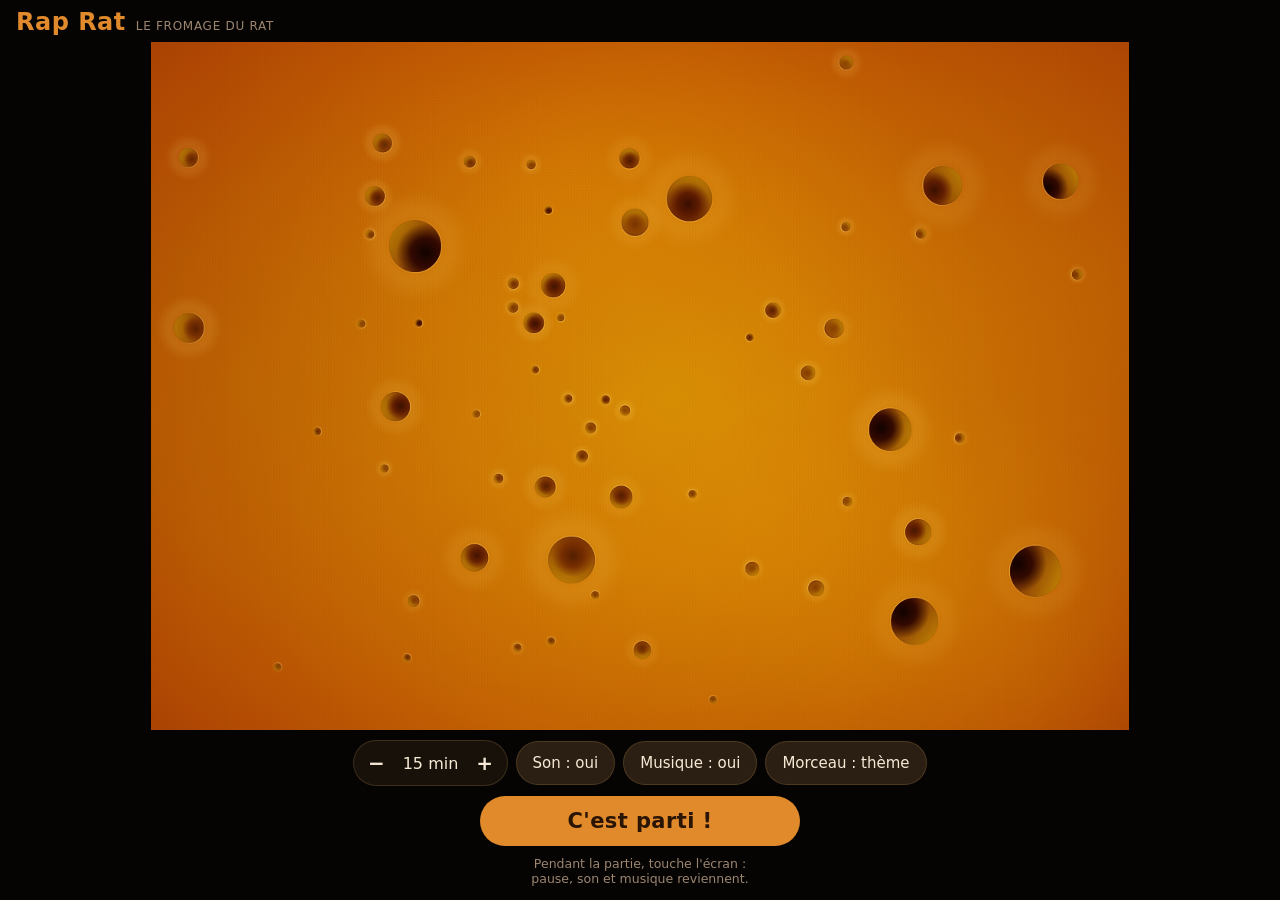
<file: index.html>
<!doctype html>
<html lang="fr">
<head>
<meta charset="utf-8">
<meta name="viewport" content="width=device-width, initial-scale=1, maximum-scale=1, user-scalable=no, viewport-fit=cover">
<meta name="theme-color" content="#060403">
<title>Rap Rat</title>
<meta name="description" content="Minuteur du jeu Rap Rat : un fromage que le rat croque petit à petit, jusqu'à ce qu'il n'en reste plus.">
<link rel="manifest" href="manifest.webmanifest">
<link rel="icon" type="image/png" sizes="32x32" href="icons/favicon-32.png">
<link rel="apple-touch-icon" href="icons/apple-touch-icon.png">
<meta name="apple-mobile-web-app-capable" content="yes">
<meta name="mobile-web-app-capable" content="yes">
<meta name="apple-mobile-web-app-status-bar-style" content="black-translucent">
<meta name="apple-mobile-web-app-title" content="Rap Rat">
<meta name="format-detection" content="telephone=no">
<link rel="stylesheet" href="css/style.css">
</head>
<body>
<div class="stage" id="stage">
  <canvas id="view" aria-label="Le fromage, qui se fait croquer au fil du temps"></canvas>
</div>
<div class="banner" id="banner" hidden></div>

<header id="header">
  <span class="mark">Rap Rat</span>
  <span class="sub">le fromage du rat</span>
</header>

<div class="bar" id="idleBar">
  <div class="row">
    <div class="stepper" role="group" aria-label="Durée de la partie">
      <button id="durMinus" type="button" aria-label="Moins de temps">−</button>
      <output id="durOut">15 min</output>
      <button id="durPlus" type="button" aria-label="Plus de temps">+</button>
    </div>
    <button class="btn" id="soundBtn" type="button" aria-pressed="true">Son : oui</button>
    <button class="btn" id="musicBtn" type="button" aria-pressed="true">Musique : oui</button>
    <button class="btn" id="trackBtn" type="button" aria-pressed="true">Morceau : thème</button>
  </div>
  <button class="btn primary wide" id="startBtn" type="button">C'est parti !</button>
  <span class="hint">Pendant la partie, touche l'écran : pause, son et musique reviennent.</span>
</div>

<!-- Les mêmes réglages de son qu'à l'accueil (ids en « 2 », js/app.js pilote les deux
     ensemble) : couper la musique ne doit pas obliger à abandonner la partie en cours. -->
<div class="bar overlay away" id="runBar" hidden>
  <div class="row">
    <button class="btn primary" id="pauseBtn" type="button">Pause</button>
    <button class="btn" id="restartBtn" type="button">Recommencer</button>
    <button class="btn" id="fsBtn" type="button" hidden>Plein écran</button>
  </div>
  <div class="row">
    <button class="btn" id="soundBtn2" type="button" aria-pressed="true">Son : oui</button>
    <button class="btn" id="musicBtn2" type="button" aria-pressed="true">Musique : oui</button>
    <button class="btn" id="trackBtn2" type="button" aria-pressed="true">Morceau : thème</button>
  </div>
</div>

<div class="bar" id="endBar" hidden>
  <button class="btn primary wide" id="againBtn" type="button">Nouvelle partie</button>
</div>

<!-- en portrait, l'appli s'efface derrière ce panneau : le fromage n'est beau qu'en paysage -->
<div class="turn" id="turn">
  <svg viewBox="0 0 120 120" aria-hidden="true">
    <rect x="42" y="12" width="36" height="66" rx="7" fill="none" stroke="currentColor" stroke-width="4"/>
    <path d="M30 92a44 44 0 0 0 60 0" fill="none" stroke="currentColor" stroke-width="4" stroke-linecap="round"/>
    <path d="M86 86l6 10-11 2z" fill="currentColor"/>
  </svg>
  <strong>Tourne ton téléphone</strong>
  <span>Rap Rat se joue en paysage : le fromage prend alors tout l'écran.</span>
</div>

<!-- La musique du jeu. Un <audio> plutôt que Web Audio : sur iPhone il tient mieux la veille
     et les allers-retours vers une autre appli. « loop » suffit — si elle se termine, elle repart.
     Pas de src ici : js/app.js met le morceau choisi (thème ou instrumental). -->
<audio id="music" loop preload="auto" playsinline></audio>

<!-- La voix du rat : ses répliques, son rythme. Avant app.js, qui s'en sert. -->
<script src="js/rat.js"></script>
<script src="js/app.js"></script>
</body>
</html>
</file>
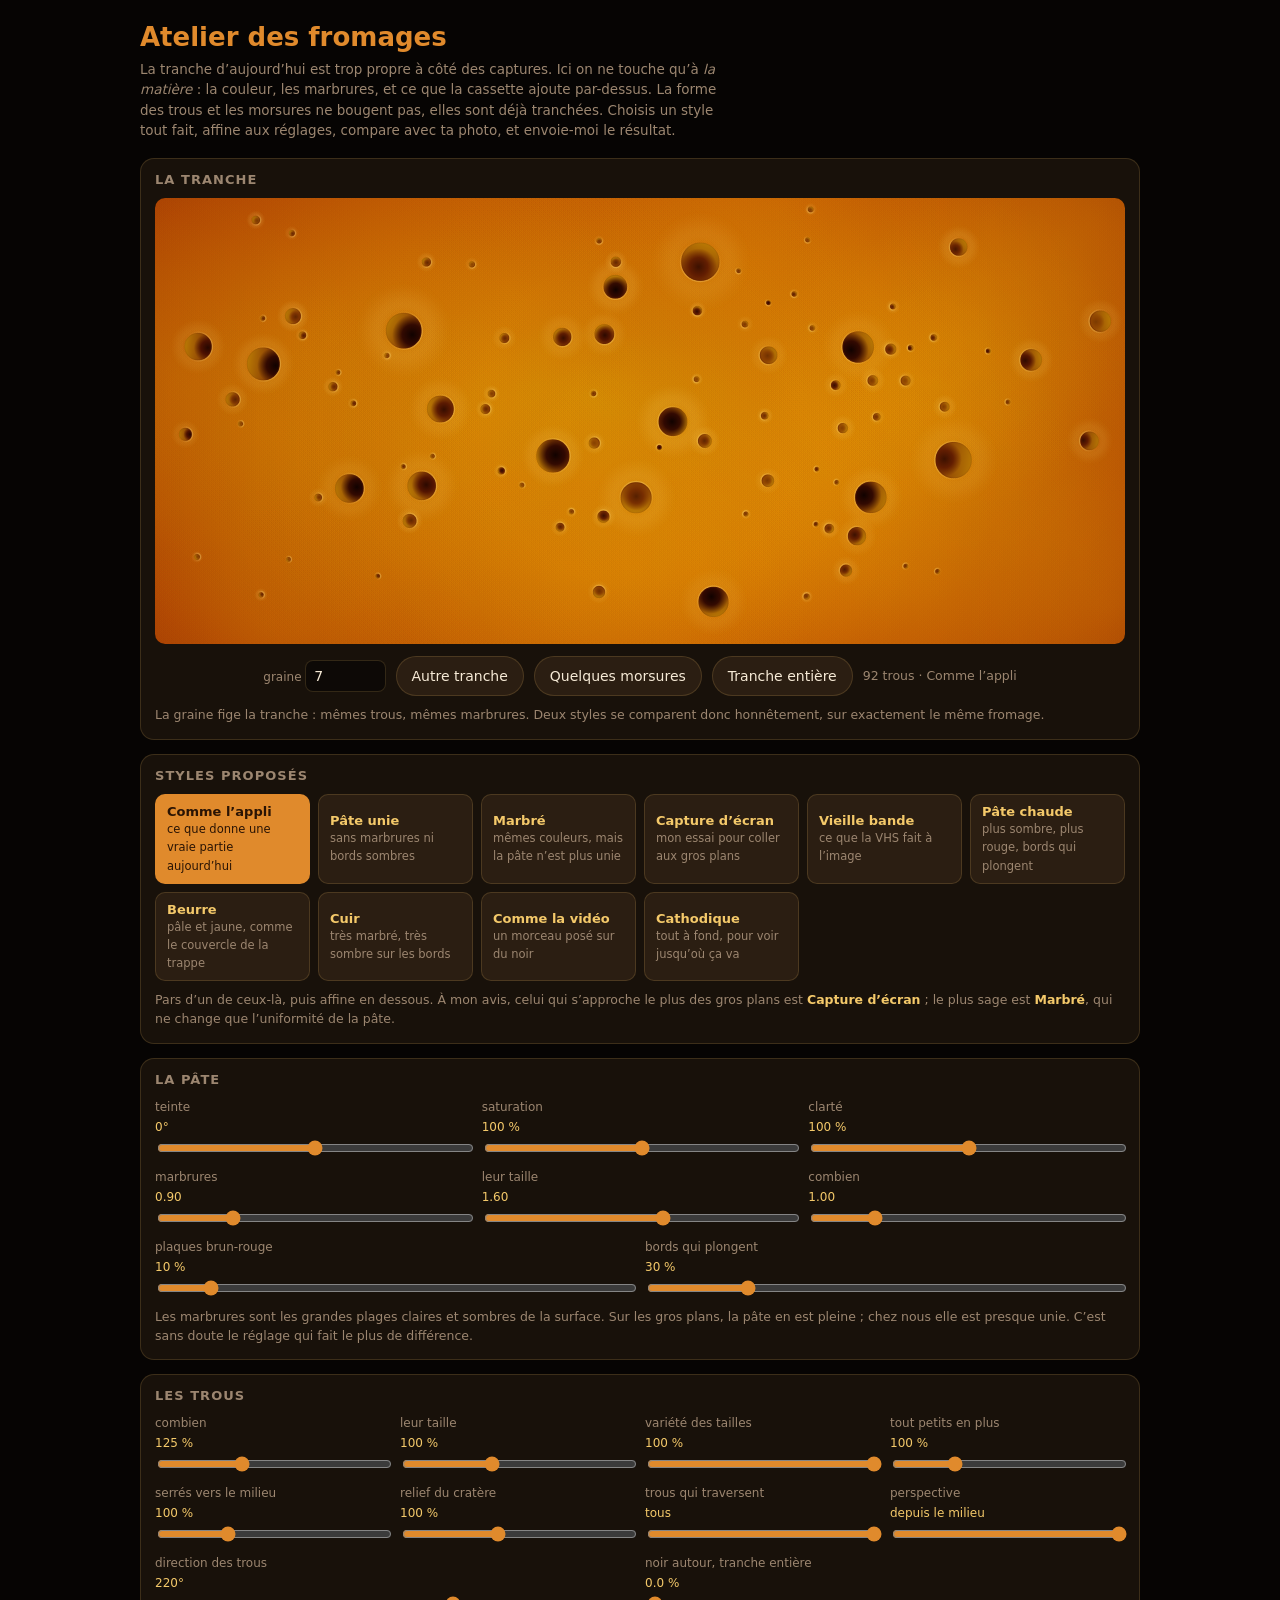
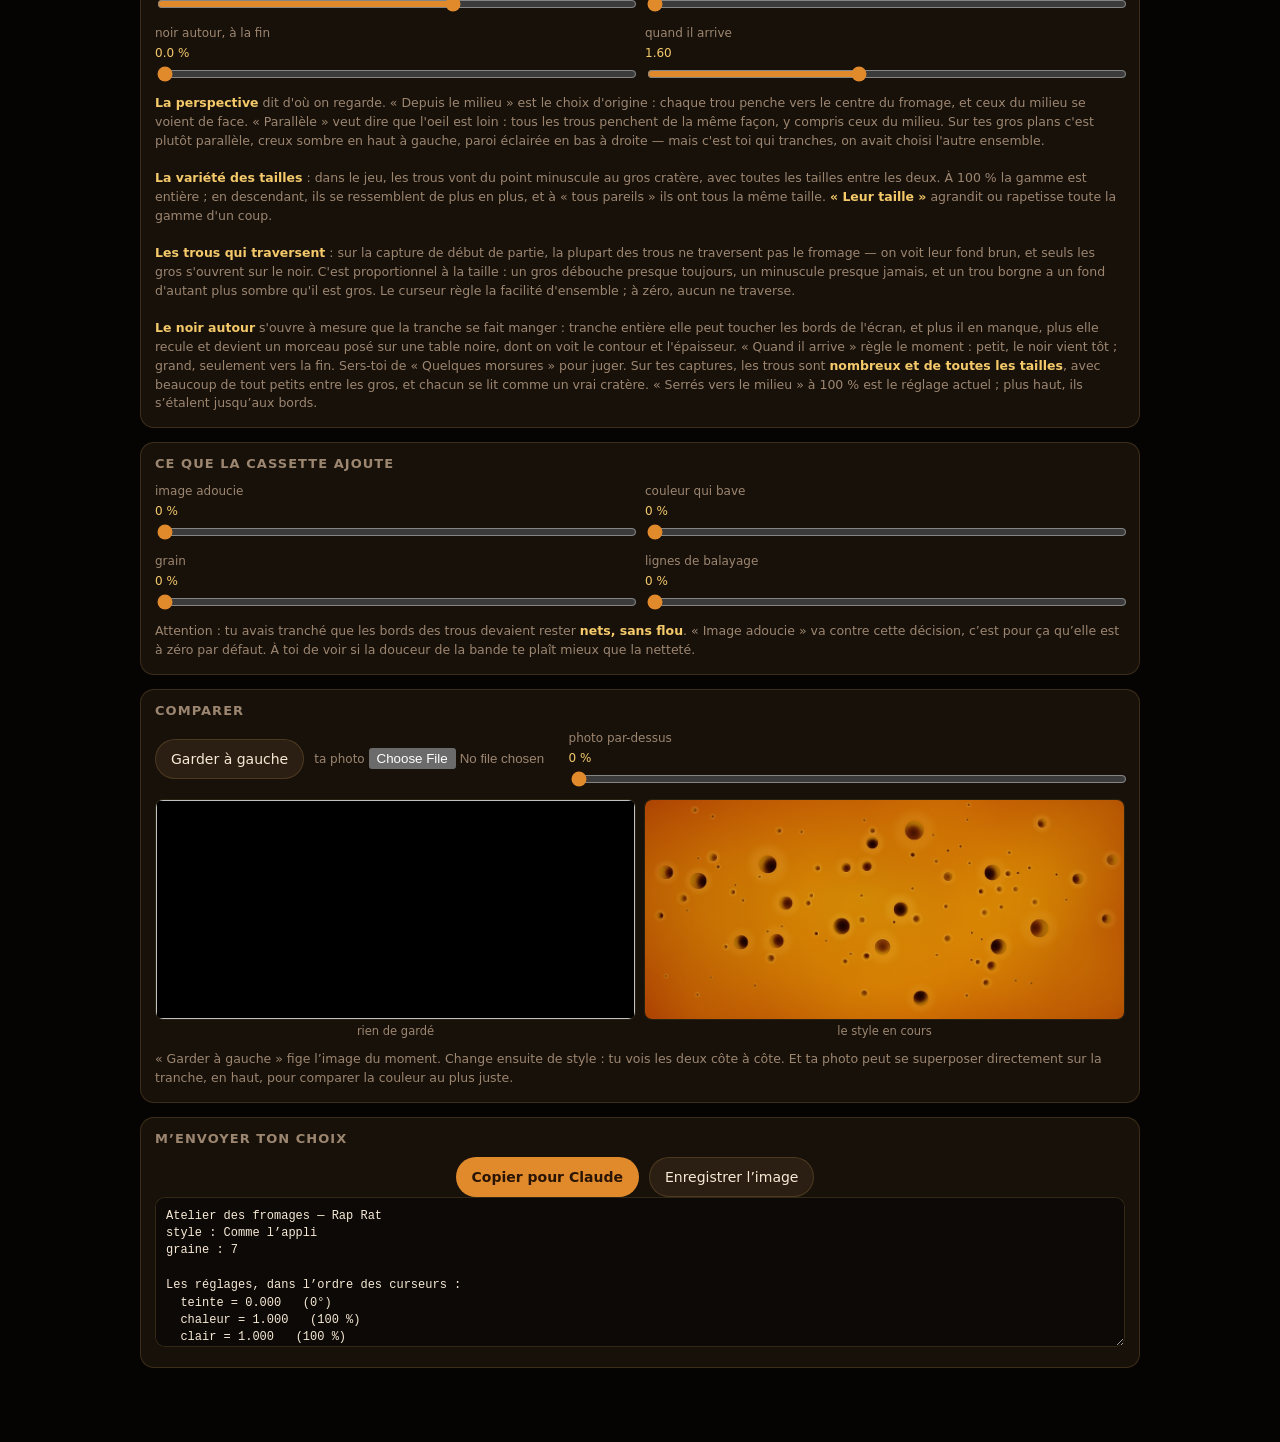
<file: outils/atelier-fromages.html>
<!doctype html>
<html lang="fr">
<head>
<meta charset="utf-8">
<meta name="viewport" content="width=device-width,initial-scale=1">
<title>Atelier des fromages — Rap Rat</title>
<!-- Atelier des fromages : la pâte, sa couleur et son état de surface. Rien ici ne touche à la
     forme des trous ni aux morsures, qui sont déjà tranchées (voir CLAUDE.md) : on ne règle que
     la matière. La tranche est dessinée par le vrai code de l'appli (js/app.js). -->
<link rel="stylesheet" href="../css/style.css">
<style>
:root{--line:rgba(244,201,106,.16)}
html,body{height:auto;overflow:auto;background:var(--bg);user-select:auto;-webkit-user-select:auto}
body{margin:0;padding:18px 16px 60px;font:15px/1.5 var(--ui);color:var(--ink)}
.wrap{max-width:1000px;margin:0 auto}
h1{font-family:var(--display);color:var(--cheese);font-size:26px;margin:0 0 2px}
p.lede{color:var(--muted);margin:0 0 18px;font-size:13.5px;max-width:70ch}
section{background:var(--panel);border:1px solid var(--line);border-radius:14px;padding:14px;margin-bottom:14px}
h2{font:600 13px/1 var(--ui);letter-spacing:.08em;text-transform:uppercase;color:var(--muted);margin:0 0 12px}
.scene{position:relative;width:100%;aspect-ratio:956/440;border-radius:10px;overflow:hidden;background:#000}
.scene .stage{position:absolute!important;inset:0!important}
.scene .bar,.scene .banner,.scene header,.scene .turn{display:none!important}
.row{display:flex;flex-wrap:wrap;gap:10px;align-items:center}
.row+.row{margin-top:10px}
label.sld{display:flex;flex-direction:column;gap:2px;font-size:12px;color:var(--muted);flex:1 1 210px}
label.sld input{width:100%;accent-color:var(--cheese)}
.val{color:var(--cream);font-variant-numeric:tabular-nums}
.btn2{font:500 14px/1 var(--ui);color:var(--ink);background:var(--panel-hi);border:1px solid var(--line);
  border-radius:999px;padding:0 15px;min-height:40px;cursor:pointer}
.btn2:hover{background:#3a2818}
.btn2.primary{background:var(--cheese);color:var(--on-cheese);border-color:transparent;font-weight:700}
.btn2[aria-pressed="true"]{background:var(--cheese);color:var(--on-cheese);border-color:transparent}
.info{font-size:12.5px;color:var(--muted);margin-top:10px}
.info b{color:var(--cream);font-variant-numeric:tabular-nums}
input[type=number]{font:500 14px var(--ui);color:var(--ink);background:#0d0906;border:1px solid var(--line);
  border-radius:8px;padding:7px 8px;width:9ch;font-variant-numeric:tabular-nums}
.styles{display:grid;grid-template-columns:repeat(auto-fill,minmax(155px,1fr));gap:8px}
.styles button{text-align:left;padding:9px 11px;border-radius:10px;min-height:0;line-height:1.3}
.styles b{display:block;font:600 13px var(--ui);color:var(--cream)}
.styles span{font-size:11.5px;color:var(--muted)}
.styles button[aria-pressed="true"] b,.styles button[aria-pressed="true"] span{color:var(--on-cheese)}
.duo{display:grid;grid-template-columns:1fr 1fr;gap:8px;align-items:start}
.duo figure{margin:0}
.duo img{width:100%;display:block;border-radius:8px;border:1px solid var(--line);background:#000;aspect-ratio:956/440;object-fit:cover}
.duo figcaption{font-size:11.5px;color:var(--muted);text-align:center;margin-top:3px}
.calque{position:absolute;inset:0;pointer-events:none;background-size:cover;background-position:center;opacity:0}
textarea{width:100%;min-height:150px;font:12px/1.45 ui-monospace,SFMono-Regular,Menlo,monospace;color:var(--ink);
  background:#0d0906;border:1px solid var(--line);border-radius:10px;padding:10px;resize:vertical}
@media (max-width:620px){.duo{grid-template-columns:1fr}}
</style>
</head>
<body>
<div class="wrap">
  <h1>Atelier des fromages</h1>
  <p class="lede">La tranche d’aujourd’hui est trop propre à côté des captures. Ici on ne touche qu’à <em>la matière</em> : la couleur, les marbrures, et ce que la cassette ajoute par-dessus. La forme des trous et les morsures ne bougent pas, elles sont déjà tranchées. Choisis un style tout fait, affine aux réglages, compare avec ta photo, et envoie-moi le résultat.</p>

  <section>
    <h2>La tranche</h2>
    <div class="scene" id="scene">
      <div class="stage" id="stage"><canvas id="view"></canvas></div>
      <div class="calque" id="calque"></div>
      <div class="banner" id="banner" hidden></div>
      <header id="header"><span class="mark">Rap Rat</span></header>
      <div class="bar" id="idleBar">
        <div class="stepper"><button id="durMinus" type="button">−</button><output id="durOut"></output><button id="durPlus" type="button">+</button></div>
        <button class="btn" id="soundBtn" type="button"></button>
        <button class="btn" id="startBtn" type="button"></button>
      </div>
      <div class="bar" id="runBar" hidden><button class="btn" id="pauseBtn" type="button"></button><button class="btn" id="restartBtn" type="button"></button><button class="btn" id="fsBtn" type="button" hidden></button></div>
      <div class="bar" id="endBar" hidden><button class="btn" id="againBtn" type="button"></button></div>
      <div class="turn" id="turn"></div>
    </div>
    <div class="row" style="margin-top:12px">
      <label style="font-size:12px;color:var(--muted)">graine <input type="number" id="graine" value="7"></label>
      <button class="btn2" id="autre">Autre tranche</button>
      <button class="btn2" id="croque">Quelques morsures</button>
      <button class="btn2" id="neuve">Tranche entière</button>
      <span class="info" style="margin:0" id="etat"></span>
    </div>
    <div class="info">La graine fige la tranche : mêmes trous, mêmes marbrures. Deux styles se comparent donc honnêtement, sur exactement le même fromage.</div>
  </section>

  <section>
    <h2>Styles proposés</h2>
    <div class="styles" id="styles"></div>
    <div class="info">Pars d’un de ceux-là, puis affine en dessous. À mon avis, celui qui s’approche le plus des gros plans est <b>Capture d’écran</b> ; le plus sage est <b>Marbré</b>, qui ne change que l’uniformité de la pâte.</div>
  </section>

  <section>
    <h2>La pâte</h2>
    <div class="row">
      <label class="sld">teinte <span class="val" id="teinteV"></span><input type="range" id="teinte" min="-40" max="40" step="1"></label>
      <label class="sld">saturation <span class="val" id="chaleurV"></span><input type="range" id="chaleur" min="0" max="200" step="2"></label>
      <label class="sld">clarté <span class="val" id="clairV"></span><input type="range" id="clair" min="60" max="140" step="1"></label>
    </div>
    <div class="row">
      <label class="sld">marbrures <span class="val" id="marbruresV"></span><input type="range" id="marbrures" min="0" max="400" step="5"></label>
      <label class="sld">leur taille <span class="val" id="tailleV"></span><input type="range" id="taille" min="40" max="250" step="5"></label>
      <label class="sld">combien <span class="val" id="nombreV"></span><input type="range" id="nombre" min="30" max="400" step="10"></label>
    </div>
    <div class="row">
      <label class="sld">plaques brun-rouge <span class="val" id="tachesV"></span><input type="range" id="taches" min="0" max="100" step="2"></label>
      <label class="sld">bords qui plongent <span class="val" id="vignetteV"></span><input type="range" id="vignette" min="0" max="150" step="2"></label>
    </div>
    <div class="info">Les marbrures sont les grandes plages claires et sombres de la surface. Sur les gros plans, la pâte en est pleine ; chez nous elle est presque unie. C’est sans doute le réglage qui fait le plus de différence.</div>
  </section>

  <section>
    <h2>Les trous</h2>
    <div class="row">
      <label class="sld">combien <span class="val" id="trousNV"></span><input type="range" id="trousN" min="30" max="300" step="5"></label>
      <label class="sld">leur taille <span class="val" id="calibreV"></span><input type="range" id="calibre" min="40" max="200" step="5"></label>
      <label class="sld">variété des tailles <span class="val" id="varieteV"></span><input type="range" id="variete" min="0" max="100" step="2"></label>
      <label class="sld">tout petits en plus <span class="val" id="menusV"></span><input type="range" id="menus" min="0" max="400" step="10"></label>
    </div>
    <div class="row">
      <label class="sld">serrés vers le milieu <span class="val" id="groupeV"></span><input type="range" id="groupe" min="40" max="250" step="5"></label>
      <label class="sld">relief du cratère <span class="val" id="reliefV"></span><input type="range" id="relief" min="0" max="250" step="5"></label>
      <label class="sld">trous qui traversent <span class="val" id="traversantsV"></span><input type="range" id="traversants" min="0" max="100" step="1"></label>
      <label class="sld">perspective <span class="val" id="perspectiveV"></span><input type="range" id="perspective" min="0" max="100" step="2"></label>
      <label class="sld">direction des trous <span class="val" id="angleTrousV"></span><input type="range" id="angleTrous" min="0" max="355" step="5"></label>
      <label class="sld">noir autour, tranche entière <span class="val" id="margeV"></span><input type="range" id="marge" min="0" max="120" step="2"></label>
    </div>
    <div class="row">
      <label class="sld">noir autour, à la fin <span class="val" id="margeFinV"></span><input type="range" id="margeFin" min="0" max="200" step="2"></label>
      <label class="sld">quand il arrive <span class="val" id="margeCourbeV"></span><input type="range" id="margeCourbe" min="50" max="300" step="5"></label>
    </div>
    <div class="info"><b>La perspective</b> dit d'où on regarde. « Depuis le milieu » est le choix d'origine : chaque trou penche vers le centre du fromage, et ceux du milieu se voient de face. « Parallèle » veut dire que l'oeil est loin : tous les trous penchent de la même façon, y compris ceux du milieu. Sur tes gros plans c'est plutôt parallèle, creux sombre en haut à gauche, paroi éclairée en bas à droite — mais c'est toi qui tranches, on avait choisi l'autre ensemble.<br><br><b>La variété des tailles</b> : dans le jeu, les trous vont du point minuscule au gros cratère, avec toutes les tailles entre les deux. À 100 % la gamme est entière ; en descendant, ils se ressemblent de plus en plus, et à « tous pareils » ils ont tous la même taille. <b>« Leur taille »</b> agrandit ou rapetisse toute la gamme d'un coup.<br><br><b>Les trous qui traversent</b> : sur la capture de début de partie, la plupart des trous ne traversent pas le fromage — on voit leur fond brun, et seuls les gros s'ouvrent sur le noir. C'est proportionnel à la taille : un gros débouche presque toujours, un minuscule presque jamais, et un trou borgne a un fond d'autant plus sombre qu'il est gros. Le curseur règle la facilité d'ensemble ; à zéro, aucun ne traverse.<br><br><b>Le noir autour</b> s'ouvre à mesure que la tranche se fait manger : tranche entière elle peut toucher les bords de l'écran, et plus il en manque, plus elle recule et devient un morceau posé sur une table noire, dont on voit le contour et l'épaisseur. « Quand il arrive » règle le moment : petit, le noir vient tôt ; grand, seulement vers la fin. Sers-toi de « Quelques morsures » pour juger. Sur tes captures, les trous sont <b>nombreux et de toutes les tailles</b>, avec beaucoup de tout petits entre les gros, et chacun se lit comme un vrai cratère. « Serrés vers le milieu » à 100 % est le réglage actuel ; plus haut, ils s’étalent jusqu’aux bords.</div>
  </section>

  <section>
    <h2>Ce que la cassette ajoute</h2>
    <div class="row">
      <label class="sld">image adoucie <span class="val" id="flouV"></span><input type="range" id="flou" min="0" max="100" step="2"></label>
      <label class="sld">couleur qui bave <span class="val" id="baveV"></span><input type="range" id="bave" min="0" max="100" step="2"></label>
    </div>
    <div class="row">
      <label class="sld">grain <span class="val" id="grainV"></span><input type="range" id="grain" min="0" max="100" step="2"></label>
      <label class="sld">lignes de balayage <span class="val" id="lignesV"></span><input type="range" id="lignes" min="0" max="100" step="2"></label>
    </div>
    <div class="info">Attention : tu avais tranché que les bords des trous devaient rester <b>nets, sans flou</b>. « Image adoucie » va contre cette décision, c’est pour ça qu’elle est à zéro par défaut. À toi de voir si la douceur de la bande te plaît mieux que la netteté.</div>
  </section>

  <section>
    <h2>Comparer</h2>
    <div class="row">
      <button class="btn2" id="garder">Garder à gauche</button>
      <label style="font-size:12px;color:var(--muted)">ta photo <input type="file" id="photo" accept="image/*" style="max-width:190px"></label>
      <label class="sld" style="flex:1 1 180px">photo par-dessus <span class="val" id="opaV">0 %</span><input type="range" id="opa" min="0" max="100" step="2" value="0"></label>
    </div>
    <div class="duo" style="margin-top:10px">
      <figure><img id="gauche" alt=""><figcaption id="gaucheN">rien de gardé</figcaption></figure>
      <figure><img id="droite" alt=""><figcaption>le style en cours</figcaption></figure>
    </div>
    <div class="info">« Garder à gauche » fige l’image du moment. Change ensuite de style : tu vois les deux côte à côte. Et ta photo peut se superposer directement sur la tranche, en haut, pour comparer la couleur au plus juste.</div>
  </section>

  <section>
    <h2>M’envoyer ton choix</h2>
    <div class="row">
      <button class="btn2 primary" id="copier">Copier pour Claude</button>
      <button class="btn2" id="png">Enregistrer l’image</button>
      <span class="info" style="margin:0" id="copieEtat"></span>
    </div>
    <textarea id="sortie" readonly spellcheck="false"></textarea>
  </section>
</div>

<audio id="music" loop preload="none" playsinline></audio>
<script src="../js/app.js"></script>
<script>
(() => {
  const R = window.RapRat, $ = id => document.getElementById(id);
  R.atelier();

  // L'appli reserve de la place pour ses barres tant qu'elles ne sont pas vraiment
  // "hidden" : les cacher en CSS ne suffit pas, la tranche se dessinerait minuscule.
  for (const id of ['idleBar', 'runBar', 'endBar', 'header', 'banner', 'turn']) $(id).hidden = true;

  // Les styles proposés. Chacun ne dit que ce qu'il change ; le reste vient du défaut de l'appli.
  const STYLES = [
    ['Comme l’appli', 'ce que donne une vraie partie aujourd’hui', {}],
    ['Pâte unie', 'sans marbrures ni bords sombres', { marbrures: 0, taches: 0, vignette: 0 }],
    ['Marbré', 'mêmes couleurs, mais la pâte n’est plus unie', { marbrures: 2.4, taille: 1.35, nombre: 2 }],
    ['Capture d’écran', 'mon essai pour coller aux gros plans', { marbrures: 2.1, taille: 1.3, nombre: 1.8, taches: .55, vignette: .45, bave: .22, grain: .12 }],
    ['Vieille bande', 'ce que la VHS fait à l’image', { flou: .3, bave: .55, lignes: .35, grain: .4 }],
    ['Pâte chaude', 'plus sombre, plus rouge, bords qui plongent', { teinte: -8, chaleur: 1.18, clair: .92, taches: .7, vignette: .7 }],
    ['Beurre', 'pâle et jaune, comme le couvercle de la trappe', { teinte: 7, chaleur: .88, clair: 1.16, marbrures: 1.4 }],
    ['Cuir', 'très marbré, très sombre sur les bords', { chaleur: 1.1, clair: .86, marbrures: 3.2, taille: .8, nombre: 2.6, taches: 1, vignette: .85 }],
    ['Comme la vidéo', 'un morceau posé sur du noir', { marge: 0, margeFin: .085, margeCourbe: 1.6, perspective: .1, angleTrous: 220, bave: .16, trousN: 1.2, calibre: 1.15, menus: 1.6, groupe: 1.5, relief: 1.3 }],
    ['Cathodique', 'tout à fond, pour voir jusqu’où ça va', { marbrures: 2.6, nombre: 2.2, taches: .7, vignette: .6, flou: .45, bave: .8, lignes: .6, grain: .55 }]
  ];

  // les réglages : [id, facteur entre le curseur et la valeur, comment l'afficher]
  const REG = [
    ['teinte', 1, v => (v > 0 ? '+' : '') + v.toFixed(0) + '°'],
    ['chaleur', .01, v => Math.round(v * 100) + ' %'],
    ['clair', .01, v => Math.round(v * 100) + ' %'],
    ['marbrures', .01, v => v.toFixed(2)],
    ['taille', .01, v => v.toFixed(2)],
    ['nombre', .01, v => v.toFixed(2)],
    ['taches', .01, v => Math.round(v * 100) + ' %'],
    ['vignette', .01, v => Math.round(v * 100) + ' %'],
    ['flou', .01, v => Math.round(v * 100) + ' %'],
    ['bave', .01, v => Math.round(v * 100) + ' %'],
    ['grain', .01, v => Math.round(v * 100) + ' %'],
    ['lignes', .01, v => Math.round(v * 100) + ' %'],
    ['trousN', .01, v => Math.round(v * 100) + ' %'],
    ['calibre', .01, v => Math.round(v * 100) + ' %'],
    ['variete', .01, v => v < .02 ? 'tous pareils' : Math.round(v * 100) + ' %'],
    ['menus', .01, v => Math.round(v * 100) + ' %'],
    ['groupe', .01, v => Math.round(v * 100) + ' %'],
    ['relief', .01, v => Math.round(v * 100) + ' %'],
    ['traversants', .01, v => v < .02 ? 'aucun' : v > .98 ? 'tous' : Math.round(v * 100) + ' %'],
    ['marge', .001, v => (v * 100).toFixed(1) + ' %'],
    ['margeFin', .001, v => (v * 100).toFixed(1) + ' %'],
    ['margeCourbe', .01, v => v.toFixed(2) + (v < 1.1 ? ' (tôt)' : v > 2 ? ' (tard)' : '')],
    ['perspective', .01, v => v > .9 ? 'depuis le milieu' : v < .1 ? 'parallèle' : Math.round(v * 100) + ' % vers le milieu'],
    ['angleTrous', 1, v => Math.round(v) + '°']
  ];

  const DEF = R.styleParDefaut();
  let style = Object.assign({}, DEF), nomStyle = 'Comme l’appli', crocs = 0;

  const lire = (k, d) => { try { const v = localStorage.getItem('raprat.fromages.' + k); return v === null ? d : JSON.parse(v); } catch (e) { return d; } };
  const ecrire = (k, v) => { try { localStorage.setItem('raprat.fromages.' + k, JSON.stringify(v)); } catch (e) {} };

  const majEtiquettes = () => { for (const [id, f, fmt] of REG) $(id + 'V').textContent = fmt(Number($(id).value) * f); };
  const versCurseurs = () => { for (const [id, f] of REG) $(id).value = Math.round(style[id] / f); majEtiquettes(); };
  const depuisCurseurs = () => { for (const [id, f] of REG) style[id] = Number($(id).value) * f; };

  function peindre() {
    style.graine = Number($('graine').value) || 0;
    R.styleSet(style);
    R.neuf();                                   // une tranche entière, repeinte avec ce style
    if (crocs) R.bites(crocs, 0);
    ecrire('style', style); ecrire('nom', nomStyle);
    $('etat').textContent = R.trous() + ' trous' + (crocs ? ' · ' + crocs + ' morsures' : '') + ' · ' + nomStyle;
    majSortie();
    requestAnimationFrame(() => { try { $('droite').src = R.toile().toDataURL('image/png'); } catch (e) {} });
  }

  // ---- les styles tout faits ----
  const boite = $('styles');
  STYLES.forEach(([nom, quoi, chg], i) => {
    const b = document.createElement('button');
    b.className = 'btn2'; b.type = 'button'; b.setAttribute('aria-pressed', i === 0 ? 'true' : 'false');
    b.innerHTML = '<b></b><span></span>';
    b.querySelector('b').textContent = nom;
    b.querySelector('span').textContent = quoi;
    b.onclick = () => {
      style = Object.assign({}, DEF, chg); nomStyle = nom;
      for (const x of boite.children) x.setAttribute('aria-pressed', 'false');
      b.setAttribute('aria-pressed', 'true');
      versCurseurs(); peindre();
    };
    boite.appendChild(b);
  });

  // ---- les curseurs ----
  for (const [id] of REG) {
    $(id).addEventListener('change', () => {
      depuisCurseurs();
      if (!/ \(réglé\)$/.test(nomStyle)) nomStyle += ' (réglé)';
      for (const x of boite.children) x.setAttribute('aria-pressed', 'false');
      peindre();
    });
    $(id).addEventListener('input', majEtiquettes);
  }

  $('graine').addEventListener('change', peindre);
  $('autre').onclick = () => { $('graine').value = Math.floor(Math.random() * 99999) + 1; crocs = 0; peindre(); };
  $('neuve').onclick = () => { crocs = 0; peindre(); };
  $('croque').onclick = () => { crocs = crocs ? Math.min(crocs + 12, 60) : 12; peindre(); };

  // ---- comparer ----
  $('garder').onclick = () => {
    try { $('gauche').src = R.toile().toDataURL('image/png'); } catch (e) {}
    $('gaucheN').textContent = nomStyle;
  };
  $('photo').addEventListener('change', e => {
    const f = e.target.files && e.target.files[0]; if (!f) return;
    $('calque').style.backgroundImage = 'url("' + URL.createObjectURL(f) + '")';
    if (Number($('opa').value) === 0) { $('opa').value = 55; majOpa(); }
  });
  const majOpa = () => { const v = Number($('opa').value); $('calque').style.opacity = v / 100; $('opaV').textContent = v + ' %'; };
  $('opa').addEventListener('input', majOpa);

  // ---- m'envoyer le résultat ----
  function majSortie() {
    const l = ['Atelier des fromages — Rap Rat', 'style : ' + nomStyle, 'graine : ' + (style.graine || 'au hasard'), '',
      'Les réglages, dans l’ordre des curseurs :'];
    for (const [id, f, fmt] of REG) l.push('  ' + id + ' = ' + Number(style[id]).toFixed(3) + '   (' + fmt(Number(style[id])) + ')');
    l.push('', 'Par défaut dans l’appli : ' + REG.map(([id]) => id + '=' + DEF[id]).join(', '));
    l.push('', 'Notes de Fabien : ');
    $('sortie').value = l.join('\n');
  }
  $('copier').onclick = async () => {
    const t = $('sortie');
    try { await navigator.clipboard.writeText(t.value); $('copieEtat').textContent = 'Copié ✓'; }
    catch (e) {
      t.removeAttribute('readonly'); t.select(); t.setSelectionRange(0, 99999);
      const ok = document.execCommand && document.execCommand('copy');
      t.setAttribute('readonly', '');
      $('copieEtat').textContent = ok ? 'Copié ✓' : 'Sélectionne le texte et copie-le à la main.';
    }
    setTimeout(() => { $('copieEtat').textContent = ''; }, 4000);
  };
  $('png').onclick = () => {
    const a = document.createElement('a');
    a.download = 'fromage-' + nomStyle.toLowerCase().replace(/[^a-z0-9]+/g, '-').replace(/^-|-$/g, '') + '.png';
    try { a.href = R.toile().toDataURL('image/png'); a.click(); } catch (e) {}
  };

  // ---- au lancement : on reprend le dernier style gardé dans le téléphone ----
  const garde = lire('style', null);
  if (garde) { style = Object.assign({}, DEF, garde); nomStyle = lire('nom', 'réglé à la main'); }
  versCurseurs(); majOpa();
  R.ajuste(); peindre();
  new ResizeObserver(() => { R.ajuste(); }).observe($('scene'));
})();
</script>
</body>
</html>
</file>
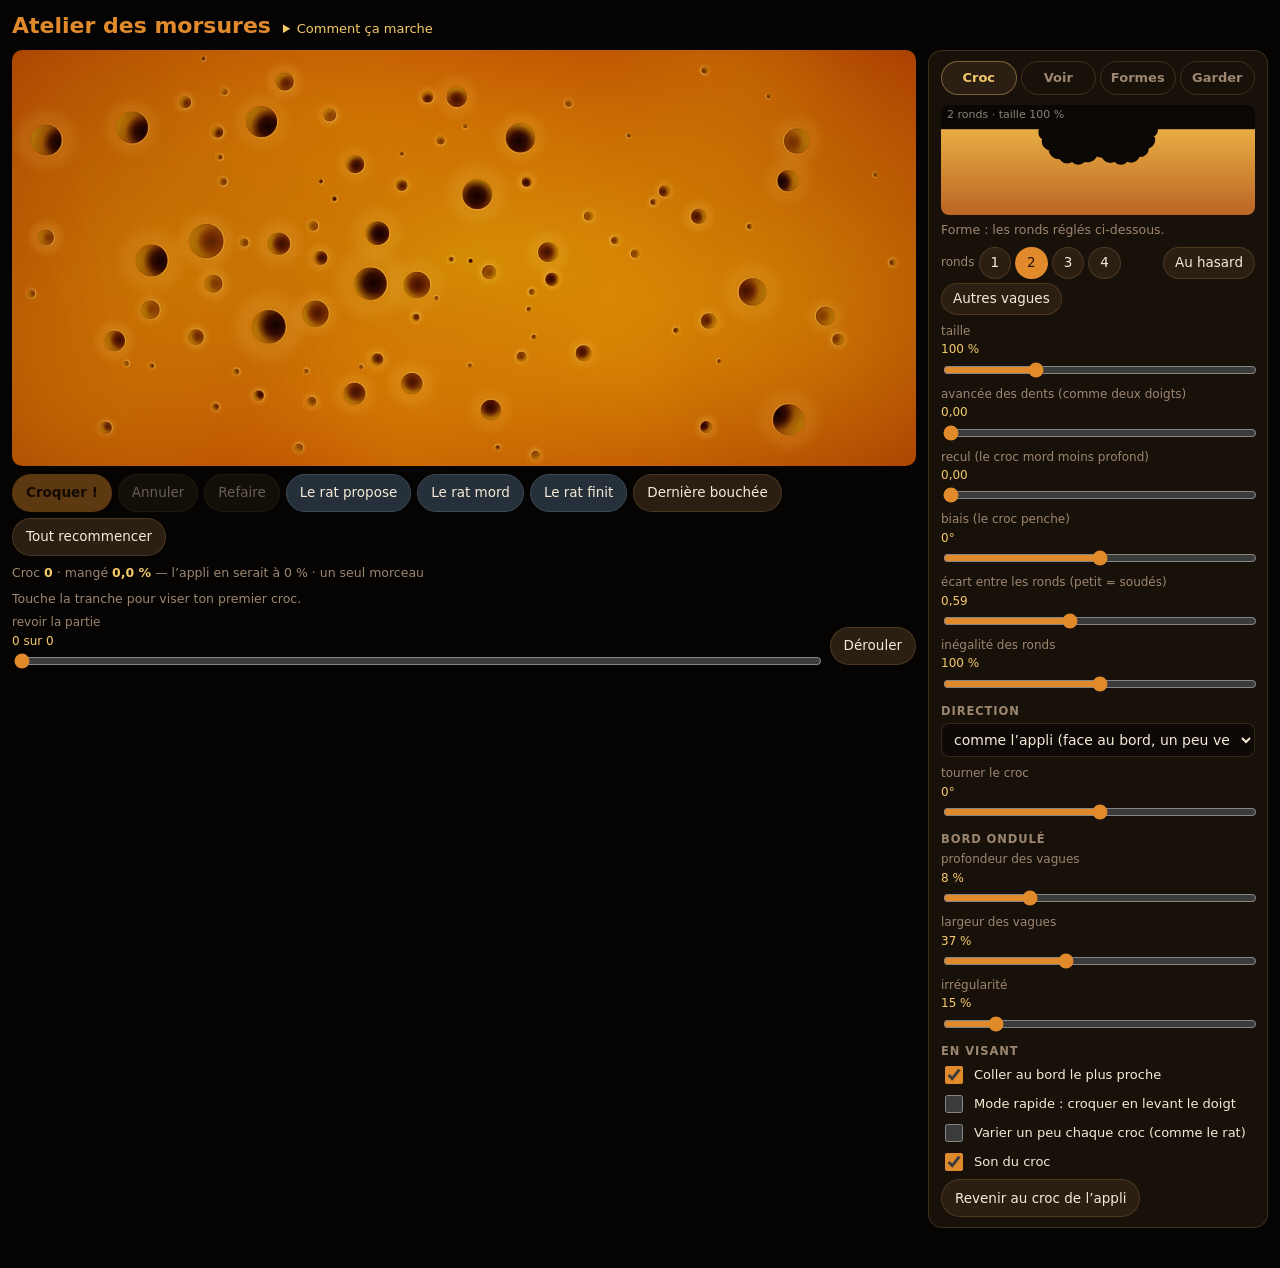
<file: outils/atelier-morsures.html>
<!doctype html>
<html lang="fr">
<head>
<meta charset="utf-8">
<meta name="viewport" content="width=device-width,initial-scale=1,viewport-fit=cover">
<title>Atelier des morsures — Rap Rat</title>
<!-- Atelier des morsures : Fabien y fait les crocs lui-même, un par un (forme, taille, position,
     direction), pour montrer ce qu'il cherche. La tranche est celle du vrai code de l'appli
     (js/app.js) : ce qu'on voit ici est exactement ce que le jeu dessinerait. Chaque partie
     s'enregistre et se copie en texte, que Claude relit pour régler le rat de l'appli. -->
<link rel="stylesheet" href="../css/style.css">
<style>
:root{--line:rgba(244,201,106,.16)}
html,body{height:auto;background:var(--bg);user-select:auto;-webkit-user-select:auto}
/* c'est la page qui défile, pas body : sinon la tranche ne reste pas collée en haut */
html{overflow:auto}
body{overflow:visible}
body{margin:0;padding:10px max(12px,env(safe-area-inset-right)) 40px max(12px,env(safe-area-inset-left));font:14px/1.45 var(--ui);color:var(--ink)}
.tete{display:flex;align-items:baseline;gap:12px;flex-wrap:wrap;margin:0 0 8px}
h1{font-family:var(--display);color:var(--cheese);font-size:22px;margin:0}
.tete details{font-size:13px;color:var(--muted)}
.tete summary{cursor:pointer;color:var(--cream)}
.tete details p{margin:6px 0;max-width:80ch}
.plan{display:grid;grid-template-columns:minmax(0,1fr) 340px;gap:12px;align-items:start}
@media (max-width:820px){.plan{grid-template-columns:1fr}}
.gauche{position:sticky;top:6px}
@media (max-width:820px){.gauche{position:static}}
/* la scène : l'appli tourne dedans, en vrai, à la forme de l'écran de l'iPhone en paysage */
.scene{position:relative;width:100%;aspect-ratio:956/440;border-radius:10px;overflow:hidden;background:#000;touch-action:none;cursor:crosshair}
.scene .stage{position:absolute!important;inset:0!important}
.scene .bar,.scene .banner,.scene header,.scene .turn{display:none!important}
#calque{position:absolute;pointer-events:none;opacity:.5;object-fit:fill;z-index:1}
#dessus{position:absolute;inset:0;width:100%;height:100%;pointer-events:none;z-index:2}
.outils{display:flex;flex-wrap:wrap;gap:6px;margin-top:8px}
.btn2{font:500 13.5px/1 var(--ui);color:var(--ink);background:var(--panel-hi);border:1px solid var(--line);
  border-radius:999px;padding:0 13px;min-height:38px;cursor:pointer;white-space:nowrap}
.btn2:hover{background:#3a2818}
.btn2:disabled{opacity:.4;cursor:default}
.btn2.primary{background:var(--cheese);color:var(--on-cheese);border-color:transparent;font-weight:700}
.btn2.rat{background:#26303a;border-color:#3d4b58}
.btn2.warn{background:#7a2414;border-color:transparent}
.btn2[aria-pressed="true"]{background:var(--cheese);color:var(--on-cheese);border-color:transparent}
.stats{font-size:12.5px;color:var(--muted);margin-top:8px;font-variant-numeric:tabular-nums}
.stats b{color:var(--cream);font-weight:600}
.stats .ile{color:#ff7a66}
.ligne{display:flex;gap:10px;align-items:center;margin-top:6px}
.ligne label.sld{flex:1}
.panneau{background:var(--panel);border:1px solid var(--line);border-radius:14px;padding:10px 12px}
.onglets{display:flex;gap:4px;margin-bottom:10px}
.onglets button{flex:1;font:600 13px/1 var(--ui);color:var(--muted);background:transparent;border:1px solid var(--line);border-radius:999px;min-height:34px;cursor:pointer}
.onglets button[aria-selected="true"]{background:var(--panel-hi);color:var(--cream);border-color:rgba(244,201,106,.4)}
section[hidden]{display:none}
h2{font:600 11.5px/1 var(--ui);letter-spacing:.08em;text-transform:uppercase;color:var(--muted);margin:12px 0 6px}
h2:first-child{margin-top:0}
label.sld{display:flex;flex-direction:column;gap:1px;font-size:12px;color:var(--muted);margin-bottom:6px}
label.sld input{width:100%;accent-color:var(--cheese)}
.val{color:var(--cream);font-variant-numeric:tabular-nums}
.choix{display:flex;gap:4px;flex-wrap:wrap;margin-bottom:8px;align-items:center;font-size:12px;color:var(--muted)}
.choix .btn2{min-height:32px;padding:0 11px}
label.case{display:flex;gap:8px;align-items:center;font-size:13px;margin:5px 0;cursor:pointer}
label.case input{accent-color:var(--cheese);width:18px;height:18px}
select{max-width:100%}
select,input[type=text],textarea{font:14px var(--ui);color:var(--ink);background:#0d0906;border:1px solid var(--line);border-radius:8px;padding:7px 8px}
textarea{width:100%;min-height:80px;resize:vertical}
input[type=text]{width:100%}
#apercu{width:100%;height:110px;display:block;border-radius:8px;background:#0b0705;margin-bottom:8px}
#dessin{width:100%;height:240px;display:block;border-radius:8px;background:#0b0705;touch-action:none;cursor:crosshair}
.formes{list-style:none;padding:0;margin:6px 0}
.formes li{display:flex;gap:6px;align-items:center;padding:6px 0;border-top:1px solid var(--line);font-size:13px;flex-wrap:wrap}
.formes li canvas{width:84px;height:44px;border-radius:6px;background:#0b0705;flex:none}
.formes li .nomF{flex:1;min-width:90px}
.formes li small{display:block;color:var(--muted)}
.formes li.active{background:rgba(224,138,44,.12)}
.formes label{display:flex;gap:4px;align-items:center;font-size:12px;color:var(--muted)}
.formes select{padding:4px}
.formes .btn2{min-height:30px;padding:0 10px;font-size:12.5px}
#formeActive{font-size:12.5px;color:var(--muted);margin:-2px 0 8px;display:flex;gap:8px;align-items:center;flex-wrap:wrap}
#formeActive b{color:var(--cream)}
.note{font-size:12px;color:var(--muted);margin:4px 0 8px}
.parties{list-style:none;padding:0;margin:6px 0}
.parties li{display:flex;gap:6px;align-items:center;padding:5px 0;border-top:1px solid var(--line);font-size:13px}
.parties li span{flex:1;min-width:0;overflow:hidden;text-overflow:ellipsis;white-space:nowrap}
.parties li small{color:var(--muted)}
.parties .btn2{min-height:30px;padding:0 10px;font-size:12.5px}
#exportTexte{font:11px/1.35 ui-monospace,Menlo,monospace;min-height:120px}
.legende{display:flex;gap:10px;flex-wrap:wrap;font-size:12px;color:var(--muted);margin:4px 0}
.legende i{display:inline-block;width:10px;height:10px;border-radius:50%;margin-right:4px;vertical-align:-1px}
</style>
</head>
<body>
<div class="tete">
  <h1>Atelier des morsures</h1>
  <details>
    <summary>Comment ça marche</summary>
    <p><b>Viser</b> : touche la tranche, le croc fantôme apparaît (en sombre, ce qu’il enlèverait). Glisse le doigt pour le déplacer. Avec « Coller au bord », il se pose tout seul sur le bord le plus proche, comme le rat de l’appli.</p>
    <p><b>Croquer</b> : règle la forme dans l’onglet Croc (taille, nombre de ronds, avancée des dents, biais…), puis touche « Croquer ! ». En mode rapide, lever le doigt suffit.</p>
    <p><b>Le rat</b> : « Le rat propose » montre où mordrait l’appli, tu acceptes ou tu déplaces. « Le rat mord » et « Le rat finit » le laissent faire. Les îles (morceaux détachés) s’affichent en rouge.</p>
    <p><b>Garder</b> : tout s’enregistre tout seul sur ce téléphone. « Copier pour Claude », puis colle dans la conversation : je vois chacun de tes crocs, dans l’ordre, et je peux régler le rat d’après ça. Écris aussi ce que tu cherches dans les notes, même en vrac.</p>
  </details>
</div>

<div class="plan">
  <div class="gauche">
    <div class="scene" id="scene">
      <div class="stage" id="stage"><canvas id="view"></canvas></div>
      <img id="calque" alt="" hidden>
      <canvas id="dessus"></canvas>
      <div class="banner" id="banner" hidden></div>
      <header id="header"><span class="mark">Rap Rat</span></header>
      <div class="bar" id="idleBar">
        <div class="stepper"><button id="durMinus" type="button">−</button><output id="durOut"></output><button id="durPlus" type="button">+</button></div>
        <button class="btn" id="soundBtn" type="button"></button>
        <button class="btn" id="startBtn" type="button"></button>
      </div>
      <div class="bar" id="runBar" hidden><button class="btn" id="pauseBtn" type="button"></button><button class="btn" id="restartBtn" type="button"></button><button class="btn" id="fsBtn" type="button" hidden></button></div>
      <div class="bar" id="endBar" hidden><button class="btn" id="againBtn" type="button"></button></div>
      <div class="turn" id="turn"></div>
    </div>
    <div class="outils">
      <button class="btn2 primary" id="croquer" disabled>Croquer !</button>
      <button class="btn2" id="annuler" disabled>Annuler</button>
      <button class="btn2" id="refaire" disabled>Refaire</button>
      <button class="btn2 rat" id="propose">Le rat propose</button>
      <button class="btn2 rat" id="mord">Le rat mord</button>
      <button class="btn2 rat" id="finit">Le rat finit</button>
      <button class="btn2" id="bouchee">Dernière bouchée</button>
      <button class="btn2" id="toutRecommencer">Tout recommencer</button>
    </div>
    <div class="stats" id="stats"></div>
    <div class="stats" id="infoVise"></div>
    <div class="ligne">
      <label class="sld">revoir la partie <span class="val" id="revV">0</span>
        <input type="range" id="rev" min="0" max="0" step="1" value="0"></label>
      <button class="btn2" id="derouler" aria-pressed="false">Dérouler</button>
    </div>
  </div>

  <div class="panneau">
    <div class="onglets" role="tablist">
      <button role="tab" data-onglet="croc" aria-selected="true">Croc</button>
      <button role="tab" data-onglet="voir" aria-selected="false">Voir</button>
      <button role="tab" data-onglet="formes" aria-selected="false">Formes</button>
      <button role="tab" data-onglet="garder" aria-selected="false">Garder</button>
    </div>

    <!-- ===== le prochain croc ===== -->
    <section id="o-croc">
      <canvas id="apercu"></canvas>
      <div id="formeActive"></div>
      <div class="choix">ronds
        <button class="btn2" data-ronds="1">1</button><button class="btn2" data-ronds="2">2</button>
        <button class="btn2" data-ronds="3">3</button><button class="btn2" data-ronds="4">4</button>
        <span style="flex:1"></span>
        <button class="btn2" id="hasard" title="Une forme tirée comme le fait l'appli">Au hasard</button>
        <button class="btn2" id="autreBord" title="Même forme, autres vagues">Autres vagues</button>
      </div>
      <label class="sld">taille <span class="val" id="tailleV"></span><input type="range" id="taille" min="40" max="250" step="1" value="100"></label>
      <label class="sld">avancée des dents (comme deux doigts) <span class="val" id="avanceV"></span><input type="range" id="avance" min="0" max="100" step="1" value="0"></label>
      <label class="sld">recul (le croc mord moins profond) <span class="val" id="reculV"></span><input type="range" id="recul" min="0" max="50" step="1" value="0"></label>
      <label class="sld">biais (le croc penche) <span class="val" id="biaisV"></span><input type="range" id="biais" min="-45" max="45" step="1" value="0"></label>
      <label class="sld">écart entre les ronds (petit = soudés) <span class="val" id="ecartV"></span><input type="range" id="ecart" min="35" max="95" step="1" value="59"></label>
      <label class="sld">inégalité des ronds <span class="val" id="inegalV"></span><input type="range" id="inegal" min="70" max="130" step="1" value="100"></label>

      <h2>Direction</h2>
      <div class="choix">
        <select id="mode">
          <option value="appli">comme l’appli (face au bord, un peu vers le centre)</option>
          <option value="bord">face au bord</option>
          <option value="centre">droit vers le centre</option>
        </select>
      </div>
      <label class="sld">tourner le croc <span class="val" id="dirV"></span><input type="range" id="dir" min="-90" max="90" step="1" value="0"></label>

      <h2>Bord ondulé</h2>
      <label class="sld">profondeur des vagues <span class="val" id="vprofV"></span><input type="range" id="vprof" min="0" max="30" step="1" value="8"></label>
      <label class="sld">largeur des vagues <span class="val" id="vlargV"></span><input type="range" id="vlarg" min="10" max="80" step="1" value="37"></label>
      <label class="sld">irrégularité <span class="val" id="virrV"></span><input type="range" id="virr" min="0" max="100" step="1" value="15"></label>

      <h2>En visant</h2>
      <label class="case"><input type="checkbox" id="aimant" checked> Coller au bord le plus proche</label>
      <label class="case"><input type="checkbox" id="rapide"> Mode rapide : croquer en levant le doigt</label>
      <label class="case"><input type="checkbox" id="varier"> Varier un peu chaque croc (comme le rat)</label>
      <label class="case"><input type="checkbox" id="son" checked> Son du croc</label>
      <button class="btn2" id="reglagesAppli">Revenir au croc de l’appli</button>
    </section>

    <!-- ===== ce qu'on montre par-dessus ===== -->
    <section id="o-voir" hidden>
      <h2>Par-dessus la tranche</h2>
      <label class="case"><input type="checkbox" id="vIles" checked> Les îles et les miettes en rouge (morceaux détachés)</label>
      <label class="case"><input type="checkbox" id="vNum" checked> Le numéro de chaque croc</label>
      <label class="case"><input type="checkbox" id="vTrajet"> Relier les crocs dans l’ordre</label>
      <label class="case"><input type="checkbox" id="vCentre"> Le trou du rat, au centre</label>
      <div class="legende"><span><i style="background:#f4c96a"></i>toi</span><span><i style="background:#8fd18a"></i>proposé par le rat</span><span><i style="background:#8aa3b8"></i>le rat</span></div>

      <h2>Calque photo</h2>
      <p class="note">Pose une capture de l’émission par-dessus la tranche pour recopier où mord le rat. Elle reste sur ton téléphone, elle n’est pas enregistrée.</p>
      <div class="choix"><input type="file" id="calqueFichier" accept="image/*"><button class="btn2" id="calqueOter">Retirer</button></div>
      <label class="sld">transparence <span class="val" id="calqueOpV"></span><input type="range" id="calqueOp" min="5" max="95" step="1" value="50"></label>
      <p class="note">Une capture VHS a du noir autour du fromage : agrandis-la et décale-la jusqu’à ce que son fromage tombe sur la tranche.</p>
      <label class="sld">largeur <span class="val" id="calqueLV"></span><input type="range" id="calqueL" min="50" max="300" step="1" value="100"></label>
      <label class="sld">hauteur <span class="val" id="calqueHV"></span><input type="range" id="calqueH" min="50" max="300" step="1" value="100"></label>
      <label class="sld">gauche — droite <span class="val" id="calqueXV"></span><input type="range" id="calqueX" min="-60" max="60" step="1" value="0"></label>
      <label class="sld">haut — bas <span class="val" id="calqueYV"></span><input type="range" id="calqueY" min="-60" max="60" step="1" value="0"></label>
      <button class="btn2" id="calqueZero">Remettre à plat</button>

      <h2>Le temps</h2>
      <div class="choix">pour une partie de
        <select id="duree"><option>10</option><option selected>15</option><option>20</option><option>30</option><option>45</option><option>60</option></select> min
      </div>
      <p class="note">L’appli fait toujours 72 crocs puis la dernière bouchée : une partie plus longue espace seulement les crocs. Sous la tranche, tu vois à quel moment de la partie tomberait le croc où tu en es, et ce que l’appli aurait mangé au même moment.</p>
    </section>

    <!-- ===== les formes : la bibliothèque, et le dessin au doigt ===== -->
    <section id="o-formes" hidden>
      <h2>Les formes du rat</h2>
      <p class="note">Coche les formes que le rat a le droit d’utiliser quand il propose, mord ou finit, et donne-leur un poids (3 = trois fois plus souvent). « Pour moi » prend la forme pour tes propres crocs.</p>
      <ul class="formes" id="formes"></ul>
      <div class="outils">
        <button class="btn2" id="garderRonds">Garder le croc réglé dans l’onglet Croc</button>
      </div>
      <p class="note" id="formesInfo"></p>

      <h2>Dessiner une forme</h2>
      <p class="note">La ligne est le bord de la tranche, le fromage est en dessous. Dessine d’un seul trait le contour du croc : pars d’au-dessus de la ligne, plonge dans le fromage, ressors. En clair : un croc de l’appli, pour la taille. Le petit trait marque l’endroit visé.</p>
      <canvas id="dessin"></canvas>
      <div class="outils">
        <button class="btn2" id="effacerTrait">Effacer le trait</button>
      </div>
      <input type="text" id="nomForme" placeholder="Nom de la forme (facultatif)" style="margin-top:8px">
      <div class="outils">
        <button class="btn2 primary" id="garderDessin" disabled>Garder cette forme</button>
      </div>
      <h2>Une photo en dessous</h2>
      <p class="note">Une morsure en gros plan, pour la décalquer : agrandis-la, tourne-la pour que le bord de la tranche suive la ligne.</p>
      <div class="choix"><input type="file" id="dessinPhoto" accept="image/*"><button class="btn2" id="dpOter">Retirer</button></div>
      <label class="sld">taille de la photo <span class="val" id="dpZV"></span><input type="range" id="dpZ" min="20" max="500" step="1" value="100"></label>
      <label class="sld">tourner <span class="val" id="dpRV"></span><input type="range" id="dpR" min="-180" max="180" step="1" value="0"></label>
      <label class="sld">gauche — droite <span class="val" id="dpXV"></span><input type="range" id="dpX" min="-100" max="100" step="1" value="0"></label>
      <label class="sld">haut — bas <span class="val" id="dpYV"></span><input type="range" id="dpY" min="-100" max="100" step="1" value="0"></label>
      <label class="sld">fromage par-dessus <span class="val" id="dpOV"></span><input type="range" id="dpO" min="0" max="90" step="1" value="30"></label>
    </section>

    <!-- ===== enregistrer, envoyer ===== -->
    <section id="o-garder" hidden>
      <h2>Cette partie</h2>
      <input type="text" id="nom" placeholder="Nom de la partie">
      <h2>Ce que tu cherches</h2>
      <textarea id="notes" placeholder="En vrac : ce qui te plaît, ce qui ne va pas, ce que le rat fait de travers…"></textarea>
      <div class="outils">
        <button class="btn2 primary" id="copier">Copier pour Claude</button>
        <button class="btn2" id="telecharger">Fichier</button>
        <button class="btn2" id="image">Image</button>
      </div>
      <p class="note" id="copieInfo">Copie, puis colle dans la conversation : je reçois tous tes crocs, dans l’ordre, avec tes notes.</p>

      <h2>Mes parties</h2>
      <div class="outils">
        <button class="btn2" id="enregistrer">Enregistrer</button>
        <button class="btn2" id="nouvelle">Nouvelle partie</button>
      </div>
      <ul class="parties" id="parties"></ul>

      <h2>Reprendre un texte</h2>
      <textarea id="importTexte" placeholder="Colle ici un texte copié avec « Copier pour Claude »"></textarea>
      <div class="outils">
        <button class="btn2" id="importer">Charger ce texte</button>
        <input type="file" id="importFichier" accept=".json,application/json,text/plain">
      </div>

      <h2>Le texte envoyé</h2>
      <textarea id="exportTexte" readonly></textarea>
    </section>
  </div>
</div>

<script src="../js/app.js"></script>
<script>
(() => {
  const $ = id => document.getElementById(id);
  const R = window.RapRat;
  R.atelier();                                   // la barre d'espace ne lance pas de partie
  const BITES = R.crocs(), TOTAL = BITES + 1;   // comme en partie : 72 crocs, puis la dernière bouchée
  const TAU = Math.PI * 2, DEG = Math.PI / 180;
  const scene = $('scene'), view = $('view'), dessus = $('dessus'), dc = dessus.getContext('2d');
  const arr = (v, n) => Math.round(v * Math.pow(10, n)) / Math.pow(10, n);
  const fr = (v, n) => v.toFixed(n).replace('.', ',');
  // « taille 100 % » = le croc que fait l'appli en début de partie : elle le règle sur le rythme,
  // et au début il reste à son plus petit, 0,8 × sa taille de base (js/app.js, tailleCroc)
  const REF = () => .8 * R.r0();
  const lire = (k, d) => { try { const v = localStorage.getItem('raprat.morsures.' + k); return v === null ? d : JSON.parse(v); } catch (e) { return d; } };
  const ecrire = (k, v) => { try { localStorage.setItem('raprat.morsures.' + k, JSON.stringify(v)); } catch (e) {} };

  // ================= la partie =================
  // crocs : ce qui a été croqué, dans l'ordre. futurs : ce qu'« Annuler » a retiré, pour « Refaire ».
  // Un croc : { q, x, y, nx, ny, R, push, forme, apres } — q dit qui l'a choisi :
  // m = Fabien, p = proposé par le rat et accepté tel quel, r = le rat, f = la dernière bouchée.
  let crocs = [], futurs = [], vise = null, graine = nouvelleGraine(), jit = tirerJit();
  let etat = { mange: 0, morceaux: 1, iles: 0, ilesPct: 0, creux: 0, marque: null };
  function nouvelleGraine() { return (Math.random() * 4294967296) >>> 0; }
  function tirerJit() { const r = (a, b) => a + Math.random() * (b - a); return { t: r(-.12, .12), a: r(-.1, .1), l: r(-.04, .04), s: r(-.06, .06) }; }

  // ================= les réglages du prochain croc =================
  const CURSEURS = {
    taille: v => v + ' %', avance: v => fr(v / 100, 2), recul: v => fr(v / 100, 2), biais: v => v + '°',
    ecart: v => fr(v / 100, 2), inegal: v => v + ' %', dir: v => v + '°',
    vprof: v => v + ' %', vlarg: v => v + ' %', virr: v => v + ' %'
  };
  const CASES = ['aimant', 'rapide', 'varier', 'son', 'vIles', 'vNum', 'vTrajet', 'vCentre'];
  const DEFAUT = { taille: 100, avance: 0, recul: 0, biais: 0, ecart: 59, inegal: 100, dir: 0, vprof: 8, vlarg: 37, virr: 15, ronds: 2, mode: 'appli' };
  let ronds = 2;
  function reglage() {
    const o = { ronds, mode: $('mode').value };
    for (const k in CURSEURS) o[k] = +$(k).value;
    for (const k of CASES) o[k] = $(k).checked;
    return o;
  }
  function afficherReglages() {
    for (const k in CURSEURS) $(k + 'V').textContent = CURSEURS[k](+$(k).value);
    for (const b of document.querySelectorAll('[data-ronds]')) b.setAttribute('aria-pressed', String(+b.dataset.ronds === ronds));
    $('ecart').disabled = $('inegal').disabled = ronds === 1;
  }
  function poserReglages(o) {
    for (const k in CURSEURS) if (o[k] != null) $(k).value = o[k];
    if (o.ronds) ronds = o.ronds;
    if (o.mode) $('mode').value = o.mode;
    afficherReglages();
  }
  function garderReglages() { const o = reglage(); ecrire('reglages', o); }
  (() => { const o = lire('reglages', null); if (o) { poserReglages(o); for (const k of CASES) if (o[k] != null) $(k).checked = o[k]; } afficherReglages(); })();

  // ================= la bibliothèque de formes =================
  // appli = les deux ronds tirés comme dans le jeu ; ronds = des réglages de l'onglet Croc gardés ;
  // contour = une forme dessinée au doigt (en rayons de croc, u le long du bord, v vers l'extérieur).
  // « rat » : le rat de l'atelier a le droit de l'utiliser, « poids » : à quel point il la préfère.
  const APPLI = { id: 'appli', nom: 'Deux ronds, tirés comme l’appli', type: 'appli', rat: true, poids: 1 };
  let formes = lire('formes', null) || [APPLI];
  if (!formes.some(f => f.id === 'appli')) formes.unshift(APPLI);
  let formeActive = null;                       // une forme dessinée prise pour TES crocs (sinon les ronds réglés)
  function garderFormes() { ecrire('formes', formes); }
  const entre = (a, b) => a + Math.random() * (b - a);
  const PLAT = { depth: 0, width: .37, irr: 0 };
  function formeDe(f, varie) {
    const g = nouvelleGraine();
    if (f.type === 'appli') return Object.assign(R.forme(), { id: f.id });
    if (f.type === 'contour') return { id: f.id, lobes: 1, L: [.86], ecart: .6, tilt: varie ? entre(-.1, .1) : 0, shallow: 0, advance: 0, vague: PLAT, contour: f.contour, graine: g };
    const o = f.params, n = o.ronds, L0 = .86 * (varie ? 1 + entre(-.04, .04) : 1), Ln = L0 * o.inegal / 100, L = [];
    for (let i = 0; i < n; i++) L.push(n === 1 ? L0 : L0 + (Ln - L0) * i / (n - 1));
    return { id: f.id, lobes: n, L, ecart: o.ecart / 100, tilt: o.biais * DEG + (varie ? entre(-.12, .12) : 0), shallow: o.recul / 100,
      advance: Math.max(0, o.avance / 100 + (varie ? entre(-.1, .1) : 0)), vague: { depth: o.vprof / 100, width: o.vlarg / 100, irr: o.virr / 100 }, graine: g };
  }
  // le rat de l'atelier pioche dans les formes cochées, selon leur poids
  R.choixForme(() => {
    const c = formes.filter(f => f.rat);
    if (!c.length) return Object.assign(R.forme(), { id: 'appli' });
    let t = 0; for (const f of c) t += f.poids || 1;
    let x = Math.random() * t;
    for (const f of c) { x -= f.poids || 1; if (x <= 0) return formeDe(f, true); }
    return formeDe(c[c.length - 1], true);
  });
  function afficherForme() {
    const d = $('formeActive'), fa = formeActive && formes.find(f => f.id === formeActive);
    d.innerHTML = '';
    if (!fa) { d.textContent = 'Forme : les ronds réglés ci-dessous.'; return; }
    const s = document.createElement('span'); s.innerHTML = 'Forme dessinée : <b></b> (taille, avancée, recul, biais et direction s’appliquent)';
    s.querySelector('b').textContent = fa.nom;
    const b = document.createElement('button'); b.className = 'btn2'; b.textContent = 'Revenir aux ronds';
    b.onclick = () => { formeActive = null; afficherForme(); retouche(); };
    d.append(s, b);
  }

  // la forme du croc, construite comme dans l'appli (js/app.js, tirerForme / shapeTemplate)
  function formeDuReglage(g) {
    const fa = formeActive && formes.find(f => f.id === formeActive);
    if (fa && fa.type === 'contour') {
      const o = reglage();
      return { id: fa.id, lobes: 1, L: [.86], ecart: .6, tilt: o.biais * DEG + (o.varier ? jit.t : 0), shallow: o.recul / 100,
        advance: Math.max(0, o.avance / 100 + (o.varier ? jit.a : 0)), vague: PLAT, contour: fa.contour, graine: g };
    }
    const o = reglage(), n = ronds, L0 = .86 * (o.varier ? 1 + jit.l : 1), Ln = L0 * o.inegal / 100, L = [];
    for (let i = 0; i < n; i++) L.push(n === 1 ? L0 : L0 + (Ln - L0) * i / (n - 1));
    return { lobes: n, L, ecart: o.ecart / 100,
      tilt: o.biais * DEG + (o.varier ? jit.t : 0), shallow: o.recul / 100,
      advance: Math.max(0, o.avance / 100 + (o.varier ? jit.a : 0)),
      vague: { depth: o.vprof / 100, width: o.vlarg / 100, irr: o.virr / 100 }, graine: g };
  }
  // l'inverse : remettre les curseurs sur un croc (proposé par le rat, ou tiré au hasard)
  function reglerDepuis(c) {
    const f = c.forme, n = f.lobes;
    if (f.contour) {
      formeActive = formes.some(x => x.id === f.id) ? f.id : null;
      poserReglages({ taille: Math.round(c.R / REF() * 100), avance: Math.round(f.advance * 100), recul: Math.round(f.shallow * 100), biais: Math.round(f.tilt / DEG), dir: 0 });
      $('varier').checked = false; afficherForme(); return;
    }
    formeActive = null; afficherForme();
    poserReglages({ taille: Math.round(c.R / REF() * 100), ronds: n, ecart: Math.round(f.ecart * 100),
      inegal: n > 1 ? Math.round(f.L[n - 1] / f.L[0] * 100) : 100, avance: Math.round(f.advance * 100),
      recul: Math.round(f.shallow * 100), biais: Math.round(f.tilt / DEG), dir: 0,
      vprof: Math.round(f.vague.depth * 100), vlarg: Math.round(f.vague.width * 100), virr: Math.round(f.vague.irr * 100) });
    $('varier').checked = false;
  }

  // ================= la grille de l'appli : bords, direction, îles =================
  let bords = null;                              // les cases du bord, recalculées après chaque croc
  function lesBords() {
    if (bords) return bords;
    const { grid, GW, GH } = R.grille(); bords = [];
    for (let j = 0; j < GH; j++) for (let i = 0; i < GW; i++) {
      const k = j * GW + i; if (!grid[k]) continue;
      if (i === 0 || j === 0 || i === GW - 1 || j === GH - 1 || !grid[k - 1] || !grid[k + 1] || !grid[k - GW] || !grid[k + GW]) bords.push(k);
    }
    return bords;
  }
  function bordLePlusProche(x, y) {
    const { GW } = R.grille(), b = lesBords(); let best = null, dm = Infinity;
    for (const k of b) { const bx = (k % GW + .5) / GW, by = (((k / GW) | 0) + .5) / GW, d = (bx - x) ** 2 + (by - y) ** 2; if (d < dm) { dm = d; best = { x: bx, y: by }; } }
    return best;
  }
  // la direction d'où vient le croc (vers l'extérieur), calculée comme le rat de l'appli :
  // la moyenne des cases vides autour, plus un peu de « depuis le centre »
  function normaleEn(x, y, mode) {
    const { grid, GW, GH, A } = R.grille();
    let rx = x - .5, ry = y - A / 2; const rl = Math.hypot(rx, ry) || 1; rx /= rl; ry /= rl;
    if (mode === 'centre') return { nx: rx, ny: ry };
    const i = Math.max(0, Math.min(GW - 1, Math.floor(x * GW))), j = Math.max(0, Math.min(GH - 1, Math.floor(y * GW)));
    const vide = (a, b) => a < 0 || b < 0 || a >= GW || b >= GH || !grid[b * GW + a];
    let nx = 0, ny = 0;
    for (let dj = -5; dj <= 5; dj++) for (let di = -5; di <= 5; di++) if (vide(i + di, j + dj)) { nx += di; ny += dj; }
    if (Math.hypot(nx, ny) < 1e-6) {             // en plein fromage : vers la case vide la plus proche
      let trouve = false;
      for (let r = 6; r < 80 && !trouve; r += 2) for (let t = 0; t < 32; t++) {
        const a = t / 32 * TAU, di = Math.round(Math.cos(a) * r), dj = Math.round(Math.sin(a) * r);
        if (vide(i + di, j + dj)) { nx += di; ny += dj; trouve = true; }
      }
      if (!trouve) { nx = rx; ny = ry; }
    }
    const l = Math.hypot(nx, ny) || 1; nx /= l; ny /= l;
    if (mode === 'appli') { nx += rx * .45; ny += ry * .45; const l2 = Math.hypot(nx, ny) || 1; nx /= l2; ny /= l2; }
    return { nx, ny };
  }
  // les morceaux qui restent : le plus gros est la tranche, les autres sont des îles.
  // Les creux fermés sont des trous croqués en plein fromage, qui ne touchent pas le bord.
  function analyse() {
    const { grid, GW, GH, cells, cells0 } = R.grille(), N = GW * GH;
    const lab = new Int32Array(N).fill(-1), pile = new Int32Array(N), tailles = [];
    for (let s = 0; s < N; s++) {
      if (!grid[s] || lab[s] >= 0) continue;
      const id = tailles.length; let h = 0, n = 0; pile[h++] = s; lab[s] = id;
      while (h) {
        const k = pile[--h]; n++; const i = k % GW;
        for (const v of [i > 0 ? k - 1 : -1, i < GW - 1 ? k + 1 : -1, k - GW, k + GW]) if (v >= 0 && v < N && grid[v] && lab[v] < 0) { lab[v] = id; pile[h++] = v; }
      }
      tailles.push(n);
    }
    let gros = 0; for (let c = 1; c < tailles.length; c++) if (tailles[c] > tailles[gros]) gros = c;
    const marque = new Uint8Array(N); let ilesN = 0;
    for (let k = 0; k < N; k++) if (lab[k] >= 0 && lab[k] !== gros) { marque[k] = 1; ilesN++; }
    // les creux fermés
    const vu = new Uint8Array(N); let creux = 0;
    for (let s = 0; s < N; s++) {
      if (grid[s] || vu[s]) continue;
      let h = 0, bord = false; pile[h++] = s; vu[s] = 1;
      while (h) {
        const k = pile[--h], i = k % GW, j = (k / GW) | 0;
        if (i === 0 || j === 0 || i === GW - 1 || j === GH - 1) bord = true;
        for (const v of [i > 0 ? k - 1 : -1, i < GW - 1 ? k + 1 : -1, k - GW, k + GW]) if (v >= 0 && v < N && !grid[v] && !vu[v]) { vu[v] = 1; pile[h++] = v; }
      }
      if (!bord) creux++;
    }
    // une île se voit ; une miette (moins de 0,1 % de la tranche) est un éclat resté entre deux crocs
    let iles = 0, miettes = 0;
    tailles.forEach((t, c) => { if (c !== gros) { if (t >= cells0 * .001) iles++; else miettes++; } });
    etat = { mange: 1 - cells / cells0, morceaux: tailles.length, iles, miettes, detaches: Math.max(0, tailles.length - 1),
      ilesPct: ilesN / cells0, creux, marque };
    bords = null;
    return etat;
  }

  // ================= le croc qu'on vise =================
  function candidat() {
    if (!vise) return null;
    if (vise.prop) return Object.assign({}, vise.prop, { q: 'p' });
    const o = reglage();
    let n = vise.n || normaleEn(vise.x, vise.y, o.mode);
    if (o.dir) { const a = o.dir * DEG, c = Math.cos(a), s = Math.sin(a); n = { nx: n.nx * c - n.ny * s, ny: n.nx * s + n.ny * c }; }
    return { q: 'm', x: vise.x, y: vise.y, nx: n.nx, ny: n.ny, R: o.taille / 100 * (o.varier ? 1 + jit.s : 1) * REF(), push: .05, forme: formeDuReglage(graine) };
  }
  function viserEn(e) {
    const r = scene.getBoundingClientRect(), cad = R.cadre(); if (!cad) return;
    const dpr = view.width / r.width;
    let x = ((e.clientX - r.left) * dpr - cad.x) / cad.w, y = ((e.clientY - r.top) * dpr - cad.y) / cad.w;
    if ($('aimant').checked) { const b = bordLePlusProche(x, y); if (b) { x = b.x; y = b.y; } }
    vise = { x, y };
    peindre(); infos();
  }
  // toucher un réglage après une proposition du rat : le croc devient le tien, au même endroit
  function retouche() {
    if (vise && vise.prop) { const p = vise.prop; vise = { x: p.x, y: p.y, n: { nx: p.nx, ny: p.ny } }; }
    afficherReglages(); dessinerApercu(); peindre(); infos(); garderReglages();
  }

  let appui = false;
  scene.addEventListener('pointerdown', e => {
    if (e.button > 0) return;
    if (etat.mange >= .999) return;
    appui = true; try { scene.setPointerCapture(e.pointerId); } catch (_) {}
    viserEn(e);
  });
  scene.addEventListener('pointermove', e => { if (appui) viserEn(e); });
  scene.addEventListener('pointerup', () => { if (!appui) return; appui = false; if ($('rapide').checked && vise) croquer(); });
  scene.addEventListener('pointercancel', () => { appui = false; });

  // ================= croquer, annuler, le rat =================
  function enregistrer(c) {
    analyse();
    c.apres = { mange: etat.mange, iles: etat.iles, miettes: etat.miettes };
    crocs.push(c);
  }
  function oublierFuturs() {
    // garde une copie avant d'oublier beaucoup de crocs (annulés puis remplacés par un autre)
    if (futurs.length >= 5) sauverPartie(versTexte(crocs.concat(futurs.slice().reverse())), ' (avant retouche)');
    futurs = [];
  }
  function apresChangement(son) {
    R.redessine(); analyse(); peindre(); stats(); infos(); sauverCourante();
    if (son && $('son').checked) R.son(son === 'fin');
  }
  function croquer() {
    const c = candidat(); if (!c) return;
    oublierFuturs();
    R.croquer(c); enregistrer(c);
    vise = null; graine = nouvelleGraine(); jit = tirerJit();
    dessinerApercu(); apresChangement('croc');
  }
  function annuler() { if (!crocs.length) return; futurs.push(crocs.pop()); vise = null; rejouer(); }
  function refaire() {
    if (!futurs.length) return;
    const c = futurs.pop(); R.croquer(c); crocs.push(c); vise = null; apresChangement();
  }
  function allerA(v) {
    while (crocs.length > v) futurs.push(crocs.pop());
    while (crocs.length < v && futurs.length) crocs.push(futurs.pop());
    vise = null; rejouer();
  }
  function rejouer() {
    R.efface();
    for (const c of crocs) {
      R.croquer(c);
      // un texte relu ne dit pas toujours ce qu'il restait après chaque croc : on le recompte
      if (!c.apres) { analyse(); c.apres = { mange: etat.mange, iles: etat.iles, miettes: etat.miettes }; }
    }
    apresChangement();
  }
  function ratMord(k) {
    const c = k >= TOTAL - 1 ? (R.croquer({ fin: true }), { fin: true }) : R.mordre(k, TOTAL);
    if (!c) return null;
    c.q = c.fin ? 'f' : 'r'; enregistrer(c); return c;
  }
  $('croquer').addEventListener('click', croquer);
  $('annuler').addEventListener('click', annuler);
  $('refaire').addEventListener('click', refaire);
  $('propose').addEventListener('click', () => {
    const p = R.proposer(crocs.length, TOTAL); if (!p) return;
    vise = { x: p.x, y: p.y, prop: p }; graine = p.forme.graine;
    reglerDepuis(p); dessinerApercu(); peindre(); infos();
  });
  $('mord').addEventListener('click', () => {
    if (etat.mange >= .999) return;
    oublierFuturs(); const c = ratMord(crocs.length); vise = null; if (c) apresChangement(c.fin ? 'fin' : 'croc');
  });
  $('finit').addEventListener('click', () => {
    if (etat.mange >= .999) return;
    oublierFuturs(); vise = null;
    for (let k = crocs.length; k < 400; k++) { const c = ratMord(k); if (!c || c.fin) break; }
    apresChangement('fin');
  });
  $('bouchee').addEventListener('click', () => {
    if (etat.mange >= .999) return;
    oublierFuturs(); R.croquer({ fin: true }); enregistrer({ q: 'f', fin: true }); vise = null; apresChangement('fin');
  });
  let arme = null;
  $('toutRecommencer').addEventListener('click', () => {
    const b = $('toutRecommencer');
    if (!arme) { b.textContent = 'Sûr ? Retouche'; b.classList.add('warn'); arme = setTimeout(() => { arme = null; b.textContent = 'Tout recommencer'; b.classList.remove('warn'); }, 3000); return; }
    clearTimeout(arme); arme = null; b.textContent = 'Tout recommencer'; b.classList.remove('warn');
    if (crocs.length + futurs.length >= 5) sauverPartie(versTexte(crocs.concat(futurs.slice().reverse())), ' (avant de tout recommencer)');
    crocs = []; futurs = []; vise = null; rejouer();
  });
  document.addEventListener('keydown', e => {
    if (e.target.tagName === 'TEXTAREA' || e.target.tagName === 'INPUT' && e.target.type === 'text') return;
    if ((e.ctrlKey || e.metaKey) && e.key.toLowerCase() === 'z') { e.preventDefault(); e.shiftKey ? refaire() : annuler(); }
    else if (e.key === 'Enter' && vise) { e.preventDefault(); croquer(); }
  });

  // revoir la partie, croc par croc
  $('rev').addEventListener('input', () => allerA(+$('rev').value));
  let film = 0;
  function arreterFilm() { clearInterval(film); film = 0; $('derouler').setAttribute('aria-pressed', 'false'); }
  $('derouler').addEventListener('click', () => {
    if (film) { arreterFilm(); return; }
    const total = crocs.length + futurs.length; if (!total) return;
    if (!futurs.length) allerA(0);
    $('derouler').setAttribute('aria-pressed', 'true');
    film = setInterval(() => {
      if (!futurs.length) { arreterFilm(); return; }
      const c = futurs.pop(); R.croquer(c); crocs.push(c); vise = null;
      apresChangement(c.fin ? 'fin' : 'croc');
    }, 450);
  });

  // ================= les réglages bougent =================
  for (const k in CURSEURS) $(k).addEventListener('input', retouche);
  $('mode').addEventListener('change', () => { if (vise) vise.n = null; retouche(); });
  for (const b of document.querySelectorAll('[data-ronds]')) b.addEventListener('click', () => { ronds = +b.dataset.ronds; retouche(); });
  for (const k of CASES) $(k).addEventListener('change', () => { garderReglages(); peindre(); infos(); dessinerApercu(); });
  $('hasard').addEventListener('click', () => {
    const f = R.forme(); graine = f.graine;
    reglerDepuis({ R: REF(), forme: f }); retouche();
  });
  $('autreBord').addEventListener('click', () => { graine = nouvelleGraine(); jit = tirerJit(); retouche(); });
  $('reglagesAppli').addEventListener('click', () => { poserReglages(DEFAUT); $('varier').checked = true; retouche(); });

  // ================= dessiner par-dessus la tranche =================
  function couleurDe(q) { return q === 'm' ? '#f4c96a' : q === 'p' ? '#8fd18a' : '#8aa3b8'; }
  const tampon = document.createElement('canvas');
  function peindre() {
    const cad = R.cadre(); if (!cad) return;
    if (dessus.width !== view.width || dessus.height !== view.height) { dessus.width = view.width; dessus.height = view.height; }
    dc.setTransform(1, 0, 0, 1, 0, 0); dc.clearRect(0, 0, dessus.width, dessus.height);
    const W = cad.w, X = x => cad.x + x * W, Y = y => cad.y + y * W;
    const dpr = view.width / (scene.clientWidth || 1), { GW, GH, A } = R.grille();
    if ($('vCentre').checked) {
      dc.strokeStyle = 'rgba(255,255,255,.55)'; dc.lineWidth = 1.5 * dpr; dc.setLineDash([5 * dpr, 4 * dpr]);
      dc.beginPath(); dc.arc(X(.5), Y(A / 2), Math.min(cad.w, cad.h) * .19, 0, TAU); dc.stroke(); dc.setLineDash([]);
    }
    if ($('vIles').checked && etat.marque && etat.detaches) {
      dc.fillStyle = 'rgba(255,48,32,.6)'; const s = W / GW;
      for (let k = 0; k < etat.marque.length; k++) if (etat.marque[k]) dc.fillRect(X((k % GW) / GW), Y(((k / GW) | 0) / GW), s + .6, s + .6);
    }
    const pts = crocs.filter(c => !c.fin);
    if ($('vTrajet').checked && pts.length > 1) {
      dc.strokeStyle = 'rgba(255,255,255,.45)'; dc.lineWidth = 1.2 * dpr; dc.beginPath();
      pts.forEach((c, i) => i ? dc.lineTo(X(c.x), Y(c.y)) : dc.moveTo(X(c.x), Y(c.y))); dc.stroke();
    }
    if ($('vNum').checked) {
      const rr = 7.5 * dpr; dc.font = '600 ' + Math.round(9 * dpr) + 'px system-ui,sans-serif'; dc.textAlign = 'center'; dc.textBaseline = 'middle';
      crocs.forEach((c, i) => {
        if (c.fin) return;
        // dans le creux du croc, pas sur le bord d'origine (qui sort souvent de l'écran)
        const lx = X(c.x - c.nx * c.R * .6), ly = Y(c.y - c.ny * c.R * .6);
        dc.fillStyle = couleurDe(c.q); dc.beginPath(); dc.arc(lx, ly, rr, 0, TAU); dc.fill();
        dc.fillStyle = '#1b0d03'; dc.fillText(String(i + 1), lx, ly + .5 * dpr);
      });
    }
    const c = candidat();
    if (c) fantome(c, cad, X, Y, dpr);
  }
  // le croc fantôme : en clair toute sa forme, en sombre ce qu'il enlèverait vraiment
  function fantome(c, cad, X, Y, dpr) {
    const ronds = R.ronds(c), W = cad.w;
    let x0 = Infinity, y0 = Infinity, x1 = -Infinity, y1 = -Infinity;
    for (const o of ronds) { x0 = Math.min(x0, X(o.x - o.r)); y0 = Math.min(y0, Y(o.y - o.r)); x1 = Math.max(x1, X(o.x + o.r)); y1 = Math.max(y1, Y(o.y + o.r)); }
    if (ronds.poly) for (const [x, y] of ronds.poly) { x0 = Math.min(x0, X(x)); y0 = Math.min(y0, Y(y)); x1 = Math.max(x1, X(x)); y1 = Math.max(y1, Y(y)); }
    x0 = Math.floor(x0) - 2; y0 = Math.floor(y0) - 2; const bw = Math.ceil(x1 - x0) + 4, bh = Math.ceil(y1 - y0) + 4;
    if (bw < 2 || bh < 2) return;
    tampon.width = bw; tampon.height = bh; const t = tampon.getContext('2d');
    dc.fillStyle = 'rgba(255,244,214,.22)'; remplir(dc, ronds, X, Y, W);
    t.fillStyle = 'rgba(28,6,0,.72)'; remplir(t, ronds, x => X(x) - x0, y => Y(y) - y0, W);
    const m = R.masque(), sx = m.width / W;
    t.globalCompositeOperation = 'destination-in';
    t.drawImage(m, (x0 - cad.x) * sx, (y0 - cad.y) * sx, bw * sx, bh * sx, 0, 0, bw, bh);
    t.globalCompositeOperation = 'source-over';
    dc.drawImage(tampon, x0, y0);
    // le point visé, et une flèche dans le sens du croc
    const px = X(c.x), py = Y(c.y), L = c.R * W * 1.25;
    dc.strokeStyle = '#fff'; dc.fillStyle = '#fff'; dc.lineWidth = 1.6 * dpr;
    dc.beginPath(); dc.moveTo(px + c.nx * L * .9, py + c.ny * L * .9); dc.lineTo(px - c.nx * L * .35, py - c.ny * L * .35); dc.stroke();
    const ax = -c.nx, ay = -c.ny, hx = px + ax * L * .35, hy = py + ay * L * .35, s = 5 * dpr;
    dc.beginPath(); dc.moveTo(hx + ax * s, hy + ay * s); dc.lineTo(hx - ay * s * .7, hy + ax * s * .7); dc.lineTo(hx + ay * s * .7, hy - ax * s * .7); dc.closePath(); dc.fill();
  }

  // remplir la forme d'un croc (ses ronds, et son contour s'il est dessiné), px / py : vers les pixels
  function remplir(ctx, rr, px, py, k) {
    ctx.beginPath();
    for (const o of rr) { const a = px(o.x), b = py(o.y), r = o.r * k; ctx.moveTo(a + r, b); ctx.arc(a, b, r, 0, TAU); }
    ctx.fill();
    if (rr.poly) { ctx.beginPath(); rr.poly.forEach(([x, y], i) => i ? ctx.lineTo(px(x), py(y)) : ctx.moveTo(px(x), py(y))); ctx.closePath(); ctx.fill(); }
  }
  // un croc posé sur un bord droit, à l'échelle (l'aperçu de l'onglet Croc, les vignettes des formes)
  function peindreCroc(cv, c, texte, W, H) {
    const dpr = Math.min(3, window.devicePixelRatio || 1);
    const w = W || Math.round(cv.clientWidth * dpr), h = H || Math.round(cv.clientHeight * dpr);
    if (!w || !h) return;
    if (cv.width !== w || cv.height !== h) { cv.width = w; cv.height = h; }
    const g = cv.getContext('2d'); g.setTransform(1, 0, 0, 1, 0, 0); g.clearRect(0, 0, w, h);
    const bord = h * .22, ech = h * .4 / REF();         // un croc de l'appli fait environ deux tiers de la hauteur
    const rr = R.ronds({ x: 0, y: 0, nx: 0, ny: -1, R: c.R, push: .05, forme: c.forme });
    const grad = g.createLinearGradient(0, bord, 0, h); grad.addColorStop(0, '#e8ad44'); grad.addColorStop(1, '#bb6524');
    g.fillStyle = grad; g.fillRect(0, bord, w, h - bord);
    g.globalCompositeOperation = 'destination-out'; g.fillStyle = '#000';
    remplir(g, rr, x => w / 2 + x * ech, y => bord + y * ech, ech);
    g.globalCompositeOperation = 'source-over';
    if (texte) { g.fillStyle = 'rgba(246,234,214,.55)'; g.font = Math.round(10.5 * dpr) + 'px system-ui,sans-serif'; g.textAlign = 'left'; g.fillText(texte, 6 * dpr, 13 * dpr); }
  }
  function dessinerApercu() {
    const c = vise && vise.prop ? vise.prop : candidat() || { R: +$('taille').value / 100 * REF(), forme: formeDuReglage(graine) };
    const f = c.forme, nom = f.contour ? 'forme dessinée' : f.lobes + (f.lobes > 1 ? ' ronds' : ' rond');
    peindreCroc($('apercu'), c, nom + ' · taille ' + Math.round(c.R / REF() * 100) + ' %');
  }

  // ================= les chiffres sous la tranche =================
  function mmss(s) { s = Math.round(s); return Math.floor(s / 60) + ':' + String(s % 60).padStart(2, '0'); }
  function stats() {
    const n = crocs.length, D = +$('duree').value * 60, fini = crocs.length && crocs[crocs.length - 1].fin;
    const appli = Math.min(1, n / TOTAL);
    let t = 'Croc <b>' + n + '</b>' + (futurs.length ? ' (+' + futurs.length + ' à refaire)' : '') +
      ' · mangé <b>' + fr(etat.mange * 100, 1) + ' %</b>' +
      (fini ? '' : ' — l’appli en serait à ' + fr(appli * 100, 0) + ' %');
    const det = [];
    if (etat.iles) det.push(etat.iles + (etat.iles > 1 ? ' îles' : ' île'));
    if (etat.miettes) det.push(etat.miettes + (etat.miettes > 1 ? ' miettes' : ' miette'));
    t += ' · ' + (etat.morceaux <= 1 ? (etat.morceaux ? 'un seul morceau' : 'plus rien')
      : '<span class="ile">' + det.join(', ') + (etat.iles ? ' (' + fr(etat.ilesPct * 100, 1) + ' % de la tranche)' : '') + '</span>');
    if (etat.creux) t += ' · ' + etat.creux + (etat.creux > 1 ? ' creux fermés' : ' creux fermé');
    if (n && !fini) t += ' · à ' + (D / 60) + ' min, ce croc tomberait vers <b>' + mmss(.5 + (n - 1) * (D - .5) / BITES) + '</b>';
    $('stats').innerHTML = t;
    $('annuler').disabled = !crocs.length; $('refaire').disabled = !futurs.length;
    const tot = crocs.length + futurs.length; $('rev').max = tot; $('rev').value = crocs.length; $('revV').textContent = crocs.length + ' sur ' + tot;
    for (const id of ['mord', 'finit', 'bouchee', 'propose']) $(id).disabled = etat.mange >= .999;
  }
  function infos() {
    const c = candidat();
    $('croquer').disabled = !c || etat.mange >= .999;
    if (!c) { $('infoVise').textContent = crocs.length ? '' : 'Touche la tranche pour viser ton premier croc.'; return; }
    const g = R.grille(), part = R.compte(c) / g.cells0;
    $('infoVise').innerHTML = (vise.prop ? 'Le rat mordrait ici : ' : 'Ce croc : ') + 'il enlèverait <b>' + fr(part * 100, 1) + ' %</b> de la tranche' +
      ' (l’appli : ' + fr(100 / TOTAL, 1) + ' % en moyenne, moins au début, plus à la fin)';
  }
  $('duree').addEventListener('change', stats);

  // ================= garder, envoyer, reprendre =================
  const COLONNES = ['qui : m = Fabien, p = proposé par le rat et accepté, r = le rat, f = dernière bouchée',
    'x (0 à 1, largeur de la tranche)', 'y (0 à A, en largeurs)', 'angle d’où vient le croc (°, 0 = depuis la droite, 90 = depuis le bas)',
    'taille (1 = le croc de l’appli en début de partie)', 'ronds', 'écart', 'L premier rond', 'L dernier rond', 'biais (°)', 'avancée', 'recul',
    'vagues profondeur', 'vagues largeur', 'vagues irrégularité', 'graine', 'mangé après (%)', 'îles après', 'miettes après (moins de 0,1 %)',
    'forme (id dans « formes » ; vide = ronds réglés à la main)'];
  function versTexte(liste = crocs) {
    const g = R.grille();
    return {
      atelier: 'morsures', version: 1, nom: $('nom').value.trim() || 'Sans nom', notes: $('notes').value.trim(),
      date: new Date().toISOString(),
      tranche: { A: arr(g.A, 5), crocAppli: arr(REF(), 6), crocsAppli: BITES, ecran: scene.clientWidth + '×' + scene.clientHeight },
      // toute la bibliothèque : les formes cochées pour le rat, leur poids, et les contours dessinés
      formes: formes.map(f => Object.assign({}, f)),
      colonnes: COLONNES,
      crocs: liste.map(c => {
        if (c.fin) return ['f', null, null, null, null, null, null, null, null, null, null, null, null, null, null, null, 100, 0, 0, null];
        const f = c.forme, n = f.lobes;
        return [c.q || 'm', arr(c.x, 5), arr(c.y, 5), arr(Math.atan2(c.ny, c.nx) / DEG, 3), arr(c.R / REF(), 4), n, arr(f.ecart, 4),
          arr(f.L[0], 4), arr(f.L[n - 1], 4), arr(f.tilt / DEG, 2), arr(f.advance, 4), arr(f.shallow, 4),
          arr(f.vague.depth, 3), arr(f.vague.width, 3), arr(f.vague.irr, 3), f.graine,
          c.apres ? arr(c.apres.mange * 100, 2) : null, c.apres ? c.apres.iles : null, c.apres ? c.apres.miettes : null, f.id || null];
      })
    };
  }
  function depuisTexte(o) {
    if (!o || o.atelier !== 'morsures' || !Array.isArray(o.crocs)) throw new Error('pas un texte de l’atelier');
    const g = R.grille(), k = o.tranche && o.tranche.A ? g.A / o.tranche.A : 1, ref = REF();
    // les formes du texte rejoignent la bibliothèque si elles n'y sont pas
    const lib = {};
    for (const f of o.formes || []) { lib[f.id] = f; if (!formes.some(x => x.id === f.id)) formes.push(Object.assign({}, f)); }
    if (o.formes && o.formes.length) garderFormes();
    return o.crocs.map(l => {
      if (l[0] === 'f') return { q: 'f', fin: true };
      const n = l[5], L = []; for (let i = 0; i < n; i++) L.push(n === 1 ? l[7] : l[7] + (l[8] - l[7]) * i / (n - 1));
      const a = l[3] * DEG, id = l[19] || null, contour = id && lib[id] && lib[id].contour;
      const forme = { lobes: n, L, ecart: l[6], tilt: l[9] * DEG, advance: l[10], shallow: l[11], vague: { depth: l[12], width: l[13], irr: l[14] }, graine: l[15] };
      if (id) forme.id = id;
      if (contour) forme.contour = contour;
      return { q: l[0], x: l[1], y: l[2] * k, nx: Math.cos(a), ny: Math.sin(a), R: l[4] * ref, push: .05, forme };
    });
  }
  function texteCompact(o) {
    // une ligne par croc : plus lisible une fois collé dans la conversation
    const tete = Object.assign({}, o, { crocs: '§', formes: '¤' }), s = JSON.stringify(tete, null, 1);
    return s.replace('"¤"', '[\n' + (o.formes || []).map(f => '  ' + JSON.stringify(f)).join(',\n') + '\n ]')
      .replace('"§"', '[\n' + o.crocs.map(l => '  ' + JSON.stringify(l)).join(',\n') + '\n ]');
  }
  function chargerTexte(o) {
    $('nom').value = o.nom && o.nom !== 'Sans nom' ? o.nom : ''; $('notes').value = o.notes || '';
    crocs = depuisTexte(o); futurs = []; vise = null; rejouer();
  }
  let sauveT = null;
  function sauverCourante() {
    clearTimeout(sauveT);
    sauveT = setTimeout(() => { ecrire('courante', versTexte(crocs.concat(futurs.slice().reverse()))); ecrire('vue', crocs.length); $('exportTexte').value = texteCompact(versTexte()); }, 250);
  }
  function lesParties() { return lire('parties', []); }
  function sauverPartie(o, suffixe = '') {
    const p = lesParties(); o = Object.assign({}, o, { nom: o.nom + suffixe });
    const i = suffixe ? -1 : p.findIndex(x => x.nom === o.nom);
    if (i >= 0) p[i] = o; else p.unshift(o);
    ecrire('parties', p.slice(0, 60)); listerParties();
  }
  function listerParties() {
    const ul = $('parties'); ul.innerHTML = '';
    const p = lesParties();
    if (!p.length) { const li = document.createElement('li'); li.innerHTML = '<small>Aucune partie enregistrée pour l’instant.</small>'; ul.append(li); return; }
    p.forEach((o, i) => {
      const li = document.createElement('li'), s = document.createElement('span');
      s.textContent = o.nom; const sm = document.createElement('small');
      sm.textContent = o.crocs.length + ' crocs · ' + new Date(o.date).toLocaleDateString('fr-FR', { day: 'numeric', month: 'short', hour: '2-digit', minute: '2-digit' });
      const ch = document.createElement('button'); ch.className = 'btn2'; ch.textContent = 'Charger';
      ch.onclick = () => { chargerTexte(o); ongletVers('croc'); };
      const sup = document.createElement('button'); sup.className = 'btn2'; sup.textContent = '×'; sup.title = 'Supprimer';
      sup.onclick = () => {
        if (sup.dataset.arme) { const q = lesParties(); q.splice(i, 1); ecrire('parties', q); listerParties(); return; }
        sup.dataset.arme = '1'; sup.textContent = 'Sûr ?'; sup.classList.add('warn');
        setTimeout(() => { delete sup.dataset.arme; sup.textContent = '×'; sup.classList.remove('warn'); }, 3000);
      };
      li.append(s, sm, ch, sup); ul.append(li);
    });
  }
  $('enregistrer').addEventListener('click', () => {
    if (!$('nom').value.trim()) $('nom').value = 'Partie du ' + new Date().toLocaleDateString('fr-FR', { day: 'numeric', month: 'long', hour: '2-digit', minute: '2-digit' });
    sauverPartie(versTexte(crocs.concat(futurs.slice().reverse())));
    $('enregistrer').textContent = 'Enregistrée ✓'; setTimeout(() => { $('enregistrer').textContent = 'Enregistrer'; }, 1500);
  });
  $('nouvelle').addEventListener('click', () => {
    if (crocs.length + futurs.length) {
      if (!$('nom').value.trim()) $('nom').value = 'Partie du ' + new Date().toLocaleDateString('fr-FR', { day: 'numeric', month: 'long', hour: '2-digit', minute: '2-digit' });
      sauverPartie(versTexte(crocs.concat(futurs.slice().reverse())));
    }
    $('nom').value = ''; $('notes').value = ''; crocs = []; futurs = []; vise = null; rejouer();
  });
  $('nom').addEventListener('input', sauverCourante);
  $('notes').addEventListener('input', sauverCourante);
  $('copier').addEventListener('click', async () => {
    const s = texteCompact(versTexte(crocs.concat(futurs.slice().reverse())));
    $('exportTexte').value = s;
    let ok = false;
    try { await navigator.clipboard.writeText(s); ok = true; } catch (e) {
      try { $('exportTexte').focus(); $('exportTexte').select(); ok = document.execCommand('copy'); } catch (_) {}
    }
    $('copieInfo').textContent = ok ? 'Copié ✓ (' + crocs.length + ' crocs). Colle-le dans la conversation.' : 'Je n’ai pas pu copier tout seul : sélectionne le texte en bas et copie-le.';
  });
  function telecharger(blob, nom) {
    const a = document.createElement('a'); a.href = URL.createObjectURL(blob); a.download = nom;
    document.body.append(a); a.click(); a.remove(); setTimeout(() => URL.revokeObjectURL(a.href), 4000);
  }
  const nomFichier = () => ($('nom').value.trim() || 'morsures').replace(/[^\p{L}\p{N} _-]+/gu, '').trim().replace(/\s+/g, '-') || 'morsures';
  $('telecharger').addEventListener('click', () => telecharger(new Blob([texteCompact(versTexte(crocs.concat(futurs.slice().reverse())))], { type: 'application/json' }), nomFichier() + '.json'));
  $('image').addEventListener('click', () => {
    const c = document.createElement('canvas'); c.width = view.width; c.height = view.height;
    const g = c.getContext('2d'); g.drawImage(view, 0, 0); g.drawImage(dessus, 0, 0);
    c.toBlob(b => b && telecharger(b, nomFichier() + '.png'), 'image/png');
  });
  $('importer').addEventListener('click', () => {
    try { chargerTexte(JSON.parse($('importTexte').value)); $('importTexte').value = ''; ongletVers('croc'); }
    catch (e) { $('importTexte').value = 'Je n’arrive pas à lire ce texte (' + e.message + ').\n\n' + $('importTexte').value; }
  });
  $('importFichier').addEventListener('change', async () => {
    const f = $('importFichier').files[0]; if (!f) return;
    try { chargerTexte(JSON.parse(await f.text())); ongletVers('croc'); } catch (e) { $('importTexte').value = 'Je n’arrive pas à lire ce fichier (' + e.message + ').'; }
    $('importFichier').value = '';
  });

  // ================= calque photo =================
  // le calque : posé sur la tranche, puis agrandi et décalé à la main (réglages gardés d'une fois sur l'autre)
  const CALQUE = { calqueL: 100, calqueH: 100, calqueX: 0, calqueY: 0 };
  function placerCalque() {
    for (const id in CALQUE) $(id + 'V').textContent = $(id).value + (id === 'calqueL' || id === 'calqueH' ? ' %' : '');
    const cad = R.cadre(), img = $('calque'); if (!cad || img.hidden) return;
    const k = scene.clientWidth / view.width, w = cad.w * k, h = cad.h * k;
    const W = w * $('calqueL').value / 100, H = h * $('calqueH').value / 100;
    const cx = cad.x * k + w / 2 + w * $('calqueX').value / 100, cy = cad.y * k + h / 2 + h * $('calqueY').value / 100;
    Object.assign(img.style, { left: cx - W / 2 + 'px', top: cy - H / 2 + 'px', width: W + 'px', height: H + 'px' });
  }
  (() => { const o = lire('calque', null); if (o) for (const id in CALQUE) if (o[id] != null) $(id).value = o[id]; })();
  for (const id in CALQUE) $(id).addEventListener('input', () => {
    const o = {}; for (const k in CALQUE) o[k] = +$(k).value; ecrire('calque', o); placerCalque();
  });
  $('calqueZero').addEventListener('click', () => { for (const id in CALQUE) $(id).value = CALQUE[id]; ecrire('calque', CALQUE); placerCalque(); });
  placerCalque();
  $('calqueFichier').addEventListener('change', () => {
    const f = $('calqueFichier').files[0]; if (!f) return;
    const img = $('calque'); if (img.src) URL.revokeObjectURL(img.src);
    img.src = URL.createObjectURL(f); img.hidden = false; placerCalque();
  });
  $('calqueOter').addEventListener('click', () => { const img = $('calque'); img.hidden = true; img.removeAttribute('src'); $('calqueFichier').value = ''; });
  $('calqueOp').addEventListener('input', () => { $('calque').style.opacity = +$('calqueOp').value / 100; $('calqueOpV').textContent = $('calqueOp').value + ' %'; });
  $('calqueOpV').textContent = '50 %';

  // ================= l'onglet Formes : la liste =================
  function utiliserForme(f) {
    if (f.type === 'appli') { formeActive = null; poserReglages(DEFAUT); $('varier').checked = true; }
    else if (f.type === 'ronds') { formeActive = null; poserReglages(f.params); $('varier').checked = false; }
    else { formeActive = f.id; poserReglages({ avance: 0, recul: 0, biais: 0, dir: 0 }); }
    afficherForme(); retouche(); listerFormes();
    $('formesInfo').textContent = '« ' + f.nom + ' » sert maintenant à tes crocs.';
  }
  function listerFormes() {
    const ul = $('formes'); ul.innerHTML = '';
    formes.forEach((f, i) => {
      const li = document.createElement('li');
      if (f.id === formeActive) li.className = 'active';
      const cv = document.createElement('canvas');
      const p = formeDe(f, false), dpr = Math.min(3, window.devicePixelRatio || 1);
      peindreCroc(cv, { R: (f.type === 'ronds' ? f.params.taille / 100 : 1) * REF(), forme: p }, null, Math.round(84 * dpr), Math.round(44 * dpr));
      const nom = document.createElement('div'); nom.className = 'nomF'; nom.textContent = f.nom;
      const sm = document.createElement('small');
      sm.textContent = f.type === 'appli' ? 'comme le jeu' : f.type === 'ronds' ? f.params.ronds + (f.params.ronds > 1 ? ' ronds réglés' : ' rond réglé') : 'dessinée au doigt';
      nom.append(sm);
      const lab = document.createElement('label'), cb = document.createElement('input');
      cb.type = 'checkbox'; cb.checked = !!f.rat; lab.append(cb, document.createTextNode('le rat'));
      cb.onchange = () => { f.rat = cb.checked; garderFormes(); };
      const sel = document.createElement('select');
      for (const v of [1, 2, 3, 5, 10]) { const o = document.createElement('option'); o.value = v; o.textContent = '×' + v; sel.append(o); }
      sel.value = f.poids || 1; sel.title = 'poids';
      sel.onchange = () => { f.poids = +sel.value; garderFormes(); };
      const use = document.createElement('button'); use.className = 'btn2'; use.textContent = 'Pour moi';
      use.onclick = () => utiliserForme(f);
      li.append(cv, nom, lab, sel, use);
      if (f.type !== 'appli') {
        const sup = document.createElement('button'); sup.className = 'btn2'; sup.textContent = '×'; sup.title = 'Supprimer';
        sup.onclick = () => {
          if (!sup.dataset.arme) { sup.dataset.arme = '1'; sup.textContent = 'Sûr ?'; sup.classList.add('warn'); setTimeout(() => { delete sup.dataset.arme; sup.textContent = '×'; sup.classList.remove('warn'); }, 3000); return; }
          formes.splice(i, 1); if (formeActive === f.id) { formeActive = null; afficherForme(); retouche(); }
          garderFormes(); listerFormes();
        };
        li.append(sup);
      }
      ul.append(li);
    });
  }
  $('garderRonds').addEventListener('click', () => {
    if (formeActive) { $('formesInfo').textContent = 'Ton croc utilise déjà une forme dessinée : elle est dans la liste.'; return; }
    const o = reglage(), params = { ronds, taille: o.taille };
    for (const k of ['ecart', 'inegal', 'avance', 'recul', 'biais', 'vprof', 'vlarg', 'virr']) params[k] = o[k];
    const n = formes.filter(f => f.type === 'ronds').length + 1;
    const f = { id: 'r' + Date.now().toString(36), nom: $('nomForme').value.trim() || 'Mes ronds ' + n, type: 'ronds', rat: true, poids: 1, params };
    formes.push(f); garderFormes(); listerFormes(); $('nomForme').value = '';
    $('formesInfo').textContent = '« ' + f.nom + ' » est gardée, et cochée pour le rat.';
  });

  // ================= l'onglet Formes : dessiner au doigt =================
  const dessin = $('dessin');
  let trait = [], contourDessine = null, photoD = null;
  const DP = { dpZ: v => v + ' %', dpR: v => v + '°', dpX: v => v, dpY: v => v, dpO: v => v + ' %' };
  function geoDessin() {
    const dpr = Math.min(3, window.devicePixelRatio || 1), w = Math.round(dessin.clientWidth * dpr), h = Math.round(dessin.clientHeight * dpr);
    return { dpr, w, h, bord: h * .32, k: h * .3 };             // k : un rayon de croc de l'appli, en pixels
  }
  // le dessin est en rayons de croc ; l'appli pousse chaque croc de 0,05 rayon vers l'extérieur
  const PUSHD = .05;
  function peindreDessin() {
    const G = geoDessin(); if (!G.w || !G.h) return;
    if (dessin.width !== G.w || dessin.height !== G.h) { dessin.width = G.w; dessin.height = G.h; }
    const g = dessin.getContext('2d'), { w, h, bord, k, dpr } = G;
    g.setTransform(1, 0, 0, 1, 0, 0); g.clearRect(0, 0, w, h);
    const PX = u => w / 2 + u * k, PY = v => bord - v * k;
    if (photoD) {
      g.save(); g.translate(w / 2 + +$('dpX').value / 100 * w, h / 2 + +$('dpY').value / 100 * h); g.rotate(+$('dpR').value * DEG);
      const s = +$('dpZ').value / 100 * Math.max(w / photoD.width, h / photoD.height); g.scale(s, s);
      g.drawImage(photoD, -photoD.width / 2, -photoD.height / 2); g.restore();
    }
    const grad = g.createLinearGradient(0, bord, 0, h); grad.addColorStop(0, '#e8ad44'); grad.addColorStop(1, '#bb6524');
    g.globalAlpha = photoD ? +$('dpO').value / 100 : 1; g.fillStyle = grad; g.fillRect(0, bord, w, h - bord); g.globalAlpha = 1;
    // en clair, un croc de l'appli (deux ronds, avancée moyenne) pour la taille
    const ref = R.ronds({ x: 0, y: 0, nx: 0, ny: -1, R: 1, push: PUSHD, forme: { lobes: 2, L: [.86, .86], ecart: .59, tilt: 0, shallow: 0, advance: .25, vague: PLAT, graine: 1 } });
    g.fillStyle = 'rgba(255,246,222,.22)'; remplir(g, ref, x => w / 2 + x * k, y => bord + y * k, k);
    if (contourDessine) {
      g.fillStyle = 'rgba(20,6,0,.82)'; g.beginPath();
      contourDessine.forEach(([u, v], i) => i ? g.lineTo(PX(u), PY(v + PUSHD)) : g.moveTo(PX(u), PY(v + PUSHD))); g.closePath(); g.fill();
    }
    g.strokeStyle = 'rgba(255,255,255,.8)'; g.lineWidth = 1.5 * dpr; g.beginPath(); g.moveTo(0, bord); g.lineTo(w, bord); g.stroke();
    g.beginPath(); g.moveTo(w / 2, bord - 6 * dpr); g.lineTo(w / 2, bord + 6 * dpr); g.stroke();
    if (trait.length > 1) {
      g.strokeStyle = '#f4c96a'; g.lineWidth = 2.5 * dpr; g.lineJoin = g.lineCap = 'round'; g.beginPath();
      trait.forEach(([x, y], i) => i ? g.lineTo(x, y) : g.moveTo(x, y)); g.stroke();
    }
    for (const id in DP) $(id + 'V').textContent = DP[id](+$(id).value);
  }
  // du trait au contour : en rayons de croc, fermé par l'extérieur, lissé, allégé
  function construireContour() {
    const { w, bord, k } = geoDessin();
    let pts = trait.map(([x, y]) => [(x - w / 2) / k, (bord - y) / k - PUSHD]);
    if (pts.length < 6 || !pts.some(p => p[1] < -PUSHD)) return null;      // le trait doit entrer dans le fromage
    const haut = Math.max(1.2, ...pts.map(p => p[1])) + .4;
    let P = [[pts[0][0], haut], ...pts, [pts[pts.length - 1][0], haut]];
    for (let it = 0; it < 2; it++) {                                        // lissage de Chaikin
      const Q = [];
      for (let i = 0; i < P.length; i++) { const a = P[i], b = P[(i + 1) % P.length]; Q.push([a[0] * .75 + b[0] * .25, a[1] * .75 + b[1] * .25], [a[0] * .25 + b[0] * .75, a[1] * .25 + b[1] * .75]); }
      P = Q;
    }
    const pas = Math.max(1, Math.ceil(P.length / 90));
    return P.filter((_, i) => i % pas === 0).map(([u, v]) => [arr(u, 3), arr(v, 3)]);
  }
  let traceEnCours = false;
  const ptDessin = e => { const r = dessin.getBoundingClientRect(), d = dessin.width / r.width; return [(e.clientX - r.left) * d, (e.clientY - r.top) * d]; };
  dessin.addEventListener('pointerdown', e => { traceEnCours = true; try { dessin.setPointerCapture(e.pointerId); } catch (_) {} trait = [ptDessin(e)]; contourDessine = null; $('garderDessin').disabled = true; peindreDessin(); });
  dessin.addEventListener('pointermove', e => {
    if (!traceEnCours) return;
    const p = ptDessin(e), q = trait[trait.length - 1];
    if (Math.hypot(p[0] - q[0], p[1] - q[1]) > 2) { trait.push(p); peindreDessin(); }
  });
  const finTrait = () => {
    if (!traceEnCours) return; traceEnCours = false;
    contourDessine = construireContour();
    $('garderDessin').disabled = !contourDessine;
    $('formesInfo').textContent = contourDessine ? '' : 'Le trait doit plonger dans le fromage (sous la ligne) et en ressortir.';
    peindreDessin();
  };
  dessin.addEventListener('pointerup', finTrait);
  dessin.addEventListener('pointercancel', finTrait);
  $('effacerTrait').addEventListener('click', () => { trait = []; contourDessine = null; $('garderDessin').disabled = true; peindreDessin(); });
  $('garderDessin').addEventListener('click', () => {
    if (!contourDessine) return;
    const n = formes.filter(f => f.type === 'contour').length + 1;
    const f = { id: 'd' + Date.now().toString(36), nom: $('nomForme').value.trim() || 'Dessin ' + n, type: 'contour', rat: true, poids: 1, contour: contourDessine };
    formes.push(f); garderFormes();
    trait = []; contourDessine = null; $('garderDessin').disabled = true; $('nomForme').value = '';
    utiliserForme(f); peindreDessin();
    $('formesInfo').textContent = '« ' + f.nom + ' » est gardée : elle sert à tes crocs, et le rat peut l’utiliser.';
  });
  for (const id in DP) $(id).addEventListener('input', peindreDessin);
  $('dessinPhoto').addEventListener('change', () => {
    const f = $('dessinPhoto').files[0]; if (!f) return;
    const img = new Image(); img.onload = () => { photoD = img; peindreDessin(); }; img.src = URL.createObjectURL(f);
  });
  $('dpOter').addEventListener('click', () => { photoD = null; $('dessinPhoto').value = ''; peindreDessin(); });

  // ================= onglets =================
  function ongletVers(nom) {
    for (const b of document.querySelectorAll('[data-onglet]')) b.setAttribute('aria-selected', String(b.dataset.onglet === nom));
    for (const s of ['croc', 'voir', 'formes', 'garder']) $('o-' + s).hidden = s !== nom;
    if (nom === 'croc') dessinerApercu();
    if (nom === 'formes') { listerFormes(); peindreDessin(); }
    if (nom === 'garder') { listerParties(); $('exportTexte').value = texteCompact(versTexte(crocs.concat(futurs.slice().reverse()))); }
  }
  for (const b of document.querySelectorAll('[data-onglet]')) b.addEventListener('click', () => ongletVers(b.dataset.onglet));

  // ================= mise en place =================
  // l'appli réserve de la place pour ses barres tant qu'elles ne sont pas vraiment « hidden »
  function cacher() { for (const id of ['idleBar', 'runBar', 'endBar', 'header', 'banner', 'turn']) $(id).hidden = true; }
  cacher();
  afficherForme();
  // la partie en cours, reprise là où tu l'avais laissée
  (() => {
    const o = lire('courante', null);
    if (!o) return;
    try {
      const tout = depuisTexte(o), v = Math.min(lire('vue', tout.length), tout.length);
      $('nom').value = o.nom && o.nom !== 'Sans nom' ? o.nom : ''; $('notes').value = o.notes || '';
      crocs = tout.slice(0, v); futurs = tout.slice(v).reverse();
    } catch (e) {}
  })();
  // la toile doit être à la résolution réelle de sa boîte ; si l'appli refait sa tranche
  // (nouvelle taille), on rejoue tous les crocs dessus
  let recadreT = null;
  function recadre() { cacher(); R.ajuste(); clearTimeout(recadreT); recadreT = setTimeout(() => { rejouer(); placerCalque(); dessinerApercu(); }, 260); }
  new ResizeObserver(() => { clearTimeout(scene._t); scene._t = setTimeout(recadre, 60); }).observe(scene);
  setTimeout(recadre, 80);
  // la barre d'espace dans un curseur ne doit pas lancer de partie (au cas où)
  window.addEventListener('keydown', e => { if (e.code === 'Space' && e.target.tagName !== 'TEXTAREA' && e.target.type !== 'text') e.stopPropagation(); }, true);
  window.Atelier = { etat: () => etat, crocs: () => crocs, futurs: () => futurs, texte: () => versTexte(), viser: (x, y) => { vise = { x, y }; peindre(); infos(); }, croquer, annuler, analyse };
})();
</script>
</body>
</html>
</file>
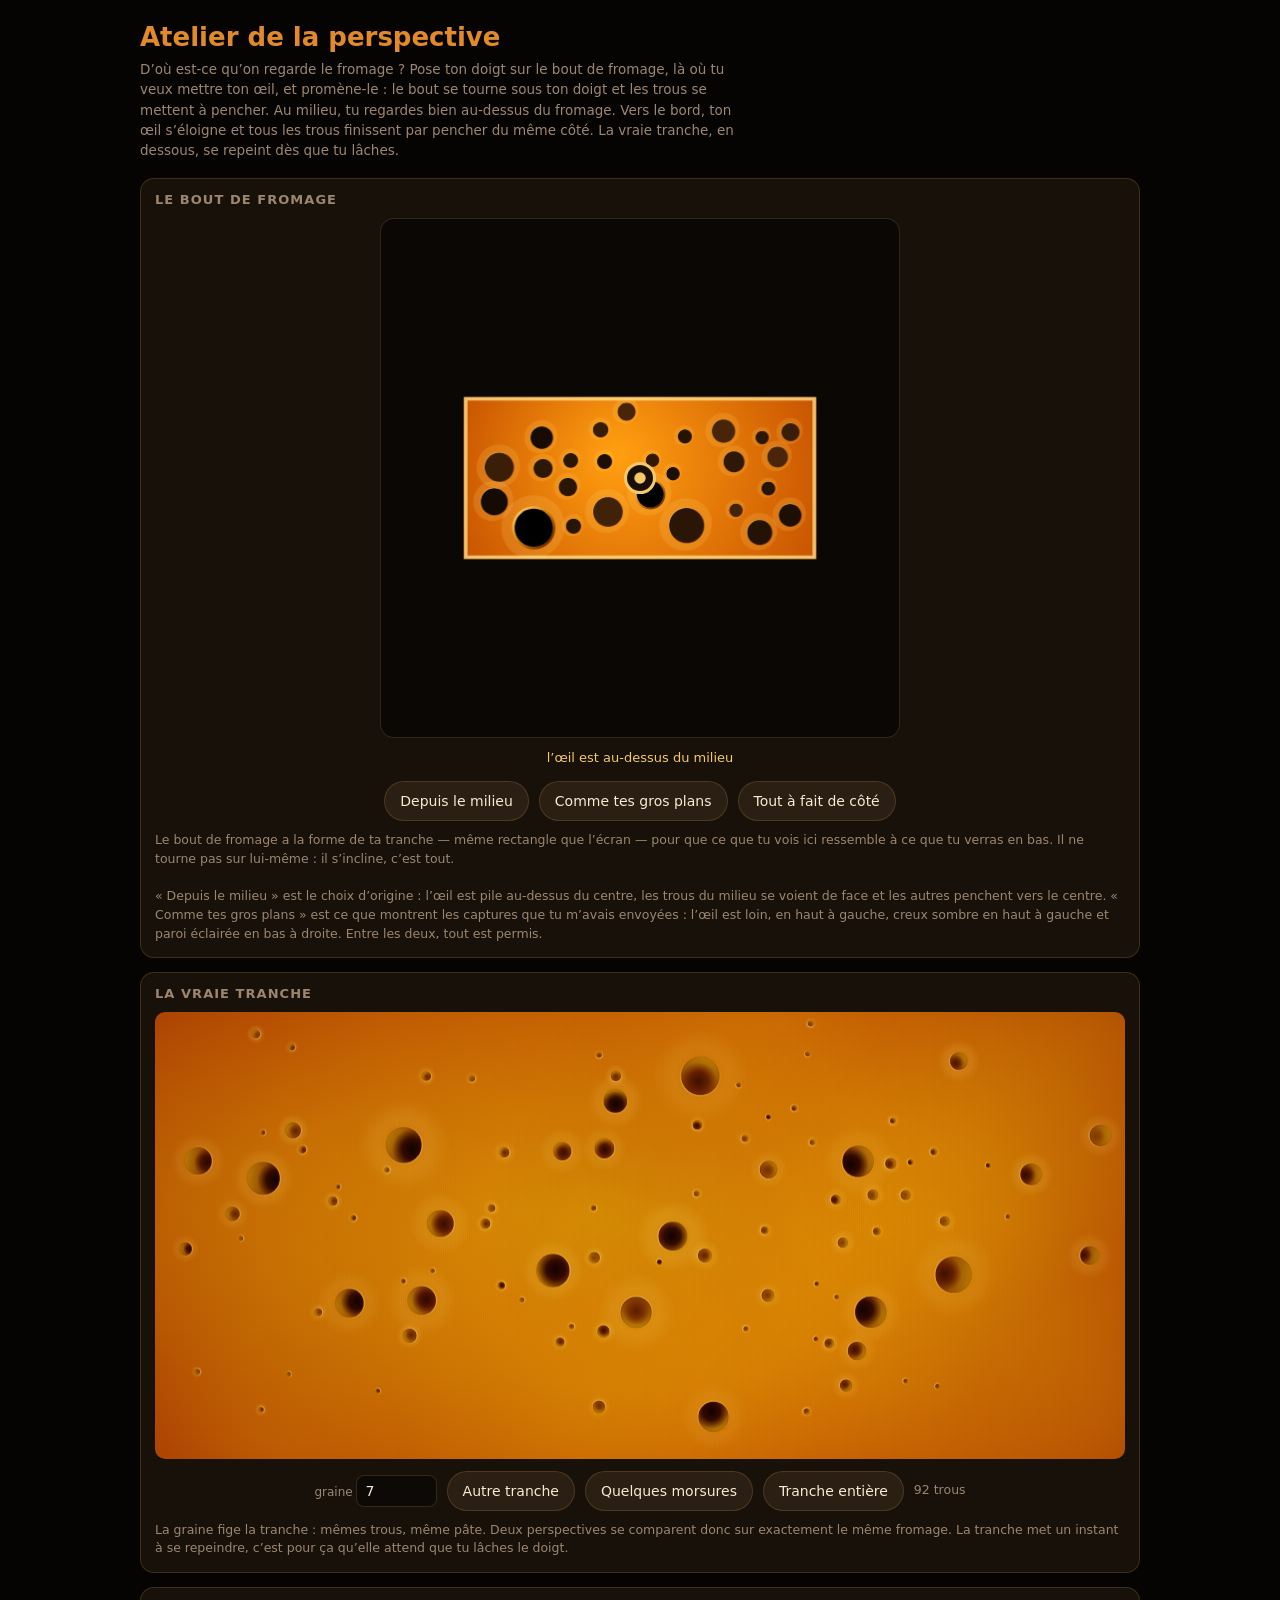
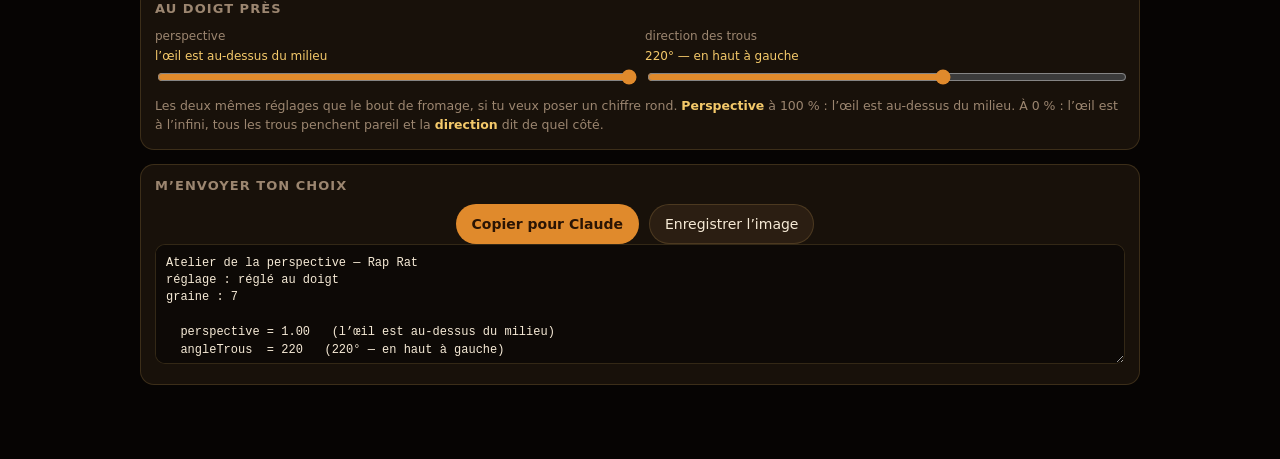
<file: outils/atelier-perspective.html>
<!doctype html>
<html lang="fr">
<head>
<meta charset="utf-8">
<meta name="viewport" content="width=device-width,initial-scale=1,viewport-fit=cover">
<title>Atelier de la perspective — Rap Rat</title>
<!-- Atelier de la perspective : d'où on regarde la tranche. Deux réglages seulement
     (perspective et angleTrous, dans js/app.js), mais réglés au doigt sur un bout de fromage
     qu'on tourne, au lieu de deux curseurs abstraits. Le bout de fromage en haut est un
     schéma dessiné ici ; la tranche en dessous est le vrai rendu de l'appli. -->
<link rel="stylesheet" href="../css/style.css">
<style>
:root{--line:rgba(244,201,106,.16)}
html,body{height:auto;overflow:auto;background:var(--bg);user-select:auto;-webkit-user-select:auto}
body{margin:0;padding:18px 16px 60px;font:15px/1.5 var(--ui);color:var(--ink)}
.wrap{max-width:1000px;margin:0 auto}
h1{font-family:var(--display);color:var(--cheese);font-size:26px;margin:0 0 2px}
p.lede{color:var(--muted);margin:0 0 18px;font-size:13.5px;max-width:70ch}
section{background:var(--panel);border:1px solid var(--line);border-radius:14px;padding:14px;margin-bottom:14px}
h2{font:600 13px/1 var(--ui);letter-spacing:.08em;text-transform:uppercase;color:var(--muted);margin:0 0 12px}
.scene{position:relative;width:100%;aspect-ratio:956/440;border-radius:10px;overflow:hidden;background:#000}
.scene .stage{position:absolute!important;inset:0!important}
.scene .bar,.scene .banner,.scene header,.scene .turn{display:none!important}
/* Le doigt qui traîne sur le bout de fromage ne doit pas faire défiler la page (touch-action:none),
   d'où les marges de chaque côté : elles restent là pour faire défiler au pouce. */
#bout{display:block;width:86%;max-width:520px;margin:0 auto;aspect-ratio:1/1;border-radius:14px;
  background:#0a0705;border:1px solid var(--line);touch-action:none;cursor:grab}
#bout.prise{cursor:grabbing}
.row{display:flex;flex-wrap:wrap;gap:10px;align-items:center}
.row+.row{margin-top:10px}
label.sld{display:flex;flex-direction:column;gap:2px;font-size:12px;color:var(--muted);flex:1 1 210px}
label.sld input{width:100%;accent-color:var(--cheese)}
.val{color:var(--cream);font-variant-numeric:tabular-nums}
.btn2{font:500 14px/1 var(--ui);color:var(--ink);background:var(--panel-hi);border:1px solid var(--line);
  border-radius:999px;padding:0 15px;min-height:40px;cursor:pointer}
.btn2:hover{background:#3a2818}
.btn2.primary{background:var(--cheese);color:var(--on-cheese);border-color:transparent;font-weight:700}
.btn2[aria-pressed="true"]{background:var(--cheese);color:var(--on-cheese);border-color:transparent}
.info{font-size:12.5px;color:var(--muted);margin-top:10px}
.info b{color:var(--cream);font-variant-numeric:tabular-nums}
.lecture{text-align:center;font-size:13px;color:var(--cream);font-variant-numeric:tabular-nums;margin-top:10px}
.lecture em{color:var(--muted);font-style:normal}
input[type=number]{font:500 14px var(--ui);color:var(--ink);background:#0d0906;border:1px solid var(--line);
  border-radius:8px;padding:7px 8px;width:9ch;font-variant-numeric:tabular-nums}
textarea{width:100%;min-height:120px;font:12px/1.45 ui-monospace,SFMono-Regular,Menlo,monospace;color:var(--ink);
  background:#0d0906;border:1px solid var(--line);border-radius:10px;padding:10px;resize:vertical}
</style>
</head>
<body>
<div class="wrap">
  <h1>Atelier de la perspective</h1>
  <p class="lede">D’où est-ce qu’on regarde le fromage ? Pose ton doigt sur le bout de fromage, là où tu veux mettre ton œil, et promène-le : le bout se tourne sous ton doigt et les trous se mettent à pencher. Au milieu, tu regardes bien au-dessus du fromage. Vers le bord, ton œil s’éloigne et tous les trous finissent par pencher du même côté. La vraie tranche, en dessous, se repeint dès que tu lâches.</p>

  <section>
    <h2>Le bout de fromage</h2>
    <canvas id="bout"></canvas>
    <p class="lecture" id="lecture"></p>
    <div class="row" style="margin-top:12px;justify-content:center">
      <button class="btn2" data-reg="milieu">Depuis le milieu</button>
      <button class="btn2" data-reg="gros-plans">Comme tes gros plans</button>
      <button class="btn2" data-reg="cote">Tout à fait de côté</button>
    </div>
    <div class="info">Le bout de fromage a la forme de ta tranche — même rectangle que l’écran — pour que ce que tu vois ici ressemble à ce que tu verras en bas. Il ne tourne pas sur lui-même : il s’incline, c’est tout.<br><br>« Depuis le milieu » est le choix d’origine : l’œil est pile au-dessus du centre, les trous du milieu se voient de face et les autres penchent vers le centre. « Comme tes gros plans » est ce que montrent les captures que tu m’avais envoyées : l’œil est loin, en haut à gauche, creux sombre en haut à gauche et paroi éclairée en bas à droite. Entre les deux, tout est permis.</div>
  </section>

  <section>
    <h2>La vraie tranche</h2>
    <div class="scene" id="scene">
      <div class="stage" id="stage"><canvas id="view"></canvas></div>
      <div class="banner" id="banner" hidden></div>
      <header id="header"><span class="mark">Rap Rat</span></header>
      <div class="bar" id="idleBar">
        <div class="stepper"><button id="durMinus" type="button">−</button><output id="durOut"></output><button id="durPlus" type="button">+</button></div>
        <button class="btn" id="soundBtn" type="button"></button>
        <button class="btn" id="startBtn" type="button"></button>
      </div>
      <div class="bar" id="runBar" hidden><button class="btn" id="pauseBtn" type="button"></button><button class="btn" id="restartBtn" type="button"></button><button class="btn" id="fsBtn" type="button" hidden></button></div>
      <div class="bar" id="endBar" hidden><button class="btn" id="againBtn" type="button"></button></div>
      <div class="turn" id="turn"></div>
    </div>
    <div class="row" style="margin-top:12px">
      <label style="font-size:12px;color:var(--muted)">graine <input type="number" id="graine" value="7"></label>
      <button class="btn2" id="autre">Autre tranche</button>
      <button class="btn2" id="croque">Quelques morsures</button>
      <button class="btn2" id="neuve">Tranche entière</button>
      <span class="info" style="margin:0" id="etat"></span>
    </div>
    <div class="info">La graine fige la tranche : mêmes trous, même pâte. Deux perspectives se comparent donc sur exactement le même fromage. La tranche met un instant à se repeindre, c’est pour ça qu’elle attend que tu lâches le doigt.</div>
  </section>

  <section>
    <h2>Au doigt près</h2>
    <div class="row">
      <label class="sld">perspective <span class="val" id="perspectiveV"></span><input type="range" id="perspective" min="0" max="100" step="1"></label>
      <label class="sld">direction des trous <span class="val" id="angleTrousV"></span><input type="range" id="angleTrous" min="0" max="355" step="5"></label>
    </div>
    <div class="info">Les deux mêmes réglages que le bout de fromage, si tu veux poser un chiffre rond. <b>Perspective</b> à 100 % : l’œil est au-dessus du milieu. À 0 % : l’œil est à l’infini, tous les trous penchent pareil et la <b>direction</b> dit de quel côté.</div>
  </section>

  <section>
    <h2>M’envoyer ton choix</h2>
    <div class="row">
      <button class="btn2 primary" id="copier">Copier pour Claude</button>
      <button class="btn2" id="png">Enregistrer l’image</button>
      <span class="info" style="margin:0" id="copieEtat"></span>
    </div>
    <textarea id="sortie" readonly spellcheck="false"></textarea>
  </section>
</div>

<audio id="music" loop preload="none" playsinline></audio>
<script src="../js/app.js"></script>
<script>
(() => {
  const R = window.RapRat, $ = id => document.getElementById(id), TAU = Math.PI * 2;
  R.atelier();
  for (const id of ['idleBar', 'runBar', 'endBar', 'header', 'banner', 'turn']) $(id).hidden = true;

  const DEF = R.styleParDefaut();
  let style = Object.assign({}, DEF), crocs = 0, nom = 'réglé au doigt';

  const lire = (k, d) => { try { const v = localStorage.getItem('raprat.perspective.' + k); return v === null ? d : JSON.parse(v); } catch (e) { return d; } };
  const ecrire = (k, v) => { try { localStorage.setItem('raprat.perspective.' + k, JSON.stringify(v)); } catch (e) {} };

  // ---------------------------------------------------------------- l'œil
  // Où est l'œil, en parts du rayon du bout de fromage : (0,0) = pile au-dessus du milieu,
  // 1 = assez loin pour que tous les trous penchent du même côté.
  let ex = 0, ey = 0, angle = (DEF.angleTrous || 220) * Math.PI / 180;

  function depuisOeil() {
    const t = Math.min(1, Math.hypot(ex, ey));
    if (t > .03) angle = Math.atan2(ey, ex);
    style.perspective = 1 - t;
    style.angleTrous = (angle * 180 / Math.PI + 360) % 360;
  }
  function versOeil() {
    const t = 1 - style.perspective;
    angle = (style.angleTrous || 0) * Math.PI / 180;
    ex = Math.cos(angle) * t; ey = Math.sin(angle) * t;
  }

  // ------------------------------------------------------- le bout de fromage
  // Un schéma, pas le vrai rendu : une dalle rectangulaire, de la forme de la vraie tranche,
  // vue depuis l'œil. L'œil est à la verticale au milieu quand on ne touche à rien ; plus on
  // l'éloigne, plus la dalle s'écrase, plus on voit son épaisseur, et plus les trous laissent
  // voir leur paroi. La physique est celle de l'appli : le fond sombre d'un trou glisse du
  // côté de l'œil.
  const bout = $('bout'), bc = bout.getContext('2d');
  const PATE = '#ff9d10', BORD = '#c85401';      // la palette de l'appli (STYLE0 dans js/app.js)

  // La forme du bout de fromage, c'est celle de la vraie tranche : elle suit l'écran.
  function forme() {
    try { const t = R.toile(); if (t && t.width && t.height) return t.width / t.height; } catch (e) {}
    return 956 / 440;
  }

  // les trous du bout de fromage, tirés une fois pour toutes (et refaits seulement si la
  // tranche change de forme) : ils ne doivent pas sautiller pendant qu'on tourne la dalle.
  // Les mesures sont en demi-hauteurs de dalle : v va de -1 à 1, u de -asp à asp.
  let trousPour = null, TROUS = [];
  function tireTrous(asp) {
    if (trousPour === asp) return TROUS;
    trousPour = asp;
    let s = 20260911;
    const al = () => (s = (s * 1664525 + 1013904223) >>> 0) / 4294967296;
    const l = [];
    for (let i = 0; i < 26; i++) {
      for (let essai = 0; essai < 60; essai++) {
        const r = .085 + Math.pow(al(), 1.8) * .30;
        const u = (al() * 2 - 1) * (asp - r - .06), v = (al() * 2 - 1) * (1 - r - .06);
        if (l.some(h => Math.hypot(h.u - u, h.v - v) < h.r + r + .07)) continue;
        l.push({ u, v, r, travers: al() < Math.min(1, Math.max(0, (r - .16) / .20)), creux: .5 + al() * .4 });
        break;
      }
    }
    return (TROUS = l);
  }

  // la taille de la dalle dans sa toile, et jusqu'où l'œil peut s'en éloigner
  function mesures(W, H) {
    const asp = forme();
    const hh = Math.min(H * .30, W * .34 / asp), hw = hh * asp;
    return { asp, hh, hw, E: hh * .42, Rm: Math.min(Math.max(hw, hh) * 1.3, Math.min(W, H) * .47) };
  }

  function peindreBout() {
    const dpr = Math.min(2.5, window.devicePixelRatio || 1);
    const css = bout.getBoundingClientRect();
    const W = Math.max(1, Math.round(css.width * dpr)), H = Math.max(1, Math.round(css.height * dpr));
    if (bout.width !== W || bout.height !== H) { bout.width = W; bout.height = H; }
    const t = Math.min(1, Math.hypot(ex, ey));
    const th = t * 1.05;                              // l'inclinaison de l'œil, jusqu'à 60°
    const k = Math.cos(th), s = Math.sin(th);
    const ax = Math.cos(angle), ay = Math.sin(angle); // le côté de l'œil, à l'écran
    const cx = W / 2, cy = H / 2;
    const { asp, hh, hw, E, Rm } = mesures(W, H), trous = tireTrous(asp);

    // (u, v, w) : u et v sur la face du dessus, dans le sens de l'écran — la tranche ne tourne
    // pas, elle reste droite comme celle de l'appli. w est la profondeur sous cette face.
    // Vue de biais, la dalle s'écrase le long de l'axe de l'œil (facteur k) et ce qui est plus
    // profond glisse du côté de l'œil (w·sin θ) : le reste ne bouge pas.
    const px = (u, v, w) => cx + u - (1 - k) * (u * ax + v * ay) * ax + w * s * ax;
    const py = (u, v, w) => cy + v - (1 - k) * (u * ax + v * ay) * ay + w * s * ay;
    const rond = (u, v, r, w, fermer) => {
      for (let i = 0; i <= 48; i++) {
        const a = i / 48 * TAU, uu = u + Math.cos(a) * r, vv = v + Math.sin(a) * r;
        const X = px(uu, vv, w), Y = py(uu, vv, w);
        if (i === 0) bc.moveTo(X, Y); else bc.lineTo(X, Y);
      }
      if (fermer !== false) bc.closePath();
    };
    // le rectangle de la dalle : ses quatre coins, tournés dans le repère de l'œil
    const COINS = [[-hw, -hh], [hw, -hh], [hw, hh], [-hw, hh]];
    const quatre = w => COINS.map(([u, v]) => [px(u, v, w), py(u, v, w)]);
    const trace = pts => { pts.forEach(([X, Y], i) => { if (i === 0) bc.moveTo(X, Y); else bc.lineTo(X, Y); }); bc.closePath(); };
    // la silhouette de la dalle : l'enveloppe des huit coins (dessus et dessous)
    const enveloppe = pts => {
      const p = pts.slice().sort((a, b) => a[0] - b[0] || a[1] - b[1]);
      const cote = l => { const r = [];
        for (const q of l) { while (r.length > 1) {
          const [x1, y1] = r[r.length - 2], [x2, y2] = r[r.length - 1];
          if ((x2 - x1) * (q[1] - y1) - (y2 - y1) * (q[0] - x1) <= 0) r.pop(); else break; }
          r.push(q); } return r; };
      const bas = cote(p), haut = cote(p.slice().reverse());
      return bas.slice(0, -1).concat(haut.slice(0, -1));
    };

    bc.setTransform(1, 0, 0, 1, 0, 0);
    bc.clearRect(0, 0, W, H);

    // l'épaisseur de la dalle : la face du dessous est décalée du côté de l'œil, et ce qui
    // dépasse entre les deux, c'est la tranche du fromage
    const gp = bc.createLinearGradient(px(-hw, 0, 0), py(-hw, 0, 0), px(hw, 0, E), py(hw, 0, E));
    gp.addColorStop(0, '#5c1c02'); gp.addColorStop(.45, '#8e3a05'); gp.addColorStop(1, '#4a1601');
    bc.beginPath(); trace(enveloppe(quatre(0).concat(quatre(E)))); bc.fillStyle = gp; bc.fill();

    // la face du dessus
    bc.save();
    bc.beginPath(); trace(quatre(0)); bc.clip();
    const g = bc.createRadialGradient(cx - hh * .3, cy - hh * .3, hh * .1, cx, cy, hw * 1.1);
    g.addColorStop(0, PATE); g.addColorStop(1, BORD);
    bc.fillStyle = g; bc.fillRect(0, 0, W, H);

    // les trous : on voit la paroi du tunnel, et son fond glissé du côté de l'œil
    for (const T of trous) {
      const h = { u: T.u * hh, v: T.v * hh, r: T.r * hh, travers: T.travers, creux: T.creux };
      const prof0 = h.travers ? E : E * h.creux;
      // Le fond ne glisse jamais tout à fait hors de l'ouverture : passé un certain angle on
      // ne verrait plus que la paroi, et le trou deviendrait une tache claire. L'appli fait
      // pareil (`off` dans makeHole), sinon le trou ne se lit plus comme un trou.
      const prof = s > .001 ? Math.min(prof0, h.r * .95 / s) : prof0;
      bc.save();
      bc.beginPath(); rond(h.u, h.v, h.r, 0); bc.clip();
      // la paroi, éclairée d'en haut à gauche comme dans l'appli, et qui plonge vers le fond
      const p1x = px(h.u, h.v, 0) - h.r * .8, p1y = py(h.u, h.v, 0) - h.r * .8;
      const p2x = px(h.u, h.v, prof) + h.r * .8, p2y = py(h.u, h.v, prof) + h.r * .8;
      const gw = bc.createLinearGradient(p1x, p1y, p2x, p2y);
      gw.addColorStop(0, '#ffcf63'); gw.addColorStop(.5, '#d07a10'); gw.addColorStop(1, '#5e2402');
      bc.fillStyle = gw; bc.fillRect(0, 0, W, H);
      // le fond : noir s'il traverse, sinon un brun d'autant plus sombre qu'il est creux
      bc.beginPath(); rond(h.u, h.v, h.r * (h.travers ? .88 : .96), prof);
      bc.fillStyle = h.travers ? '#000' : 'rgb(' + (150 - 145 * h.creux | 0) + ',' + (76 - 73 * h.creux | 0) + ',' + (20 - 20 * h.creux | 0) + ')';
      bc.fill();
      bc.restore();
      // le cratère : le pourtour du trou se soulève et accroche la lumière
      bc.save();
      bc.beginPath(); rond(h.u, h.v, h.r * 1.5, 0); rond(h.u, h.v, h.r, 0); bc.clip('evenodd');
      bc.beginPath(); rond(h.u - hh * .02, h.v - hh * .02, h.r * 1.5, 0);
      bc.fillStyle = 'rgba(255,214,110,.17)'; bc.fill();
      bc.restore();
    }
    bc.restore();

    // le liseré clair sur le bord de la face du dessus
    bc.save();
    bc.beginPath(); trace(quatre(0)); bc.clip();
    bc.beginPath(); trace(quatre(0));
    bc.lineWidth = hh * .09; bc.strokeStyle = 'rgba(255,228,146,.75)'; bc.stroke();
    bc.restore();

    // l'œil : là où le doigt l'a posé
    const ox = cx + ex * Rm, oy = cy + ey * Rm, u = Math.min(W, H);
    bc.beginPath(); bc.moveTo(cx, cy); bc.lineTo(ox, oy);
    bc.strokeStyle = 'rgba(244,201,106,.30)'; bc.lineWidth = Math.max(1, u * .004);
    bc.setLineDash([u * .017, u * .017]); bc.stroke(); bc.setLineDash([]);
    bc.beginPath(); bc.arc(ox, oy, u * .028, 0, TAU);
    bc.fillStyle = '#1a0f07'; bc.fill();
    bc.strokeStyle = '#f4c96a'; bc.lineWidth = Math.max(1, u * .006); bc.stroke();
    bc.beginPath(); bc.arc(ox, oy, u * .011, 0, TAU); bc.fillStyle = '#f4c96a'; bc.fill();
  }

  // ------------------------------------------------------------ les lectures
  const motPerspective = v => v > .96 ? 'l’œil est au-dessus du milieu'
    : v < .04 ? 'l’œil est à l’infini' : Math.round(v * 100) + ' % vers le milieu';
  const motAngle = a => {
    const noms = ['à droite', 'en bas à droite', 'en bas', 'en bas à gauche', 'à gauche', 'en haut à gauche', 'en haut', 'en haut à droite'];
    return Math.round(a) + '° — ' + noms[Math.round(((a % 360) + 360) % 360 / 45) % 8];
  };
  function majLecture() {
    $('lecture').innerHTML = motPerspective(style.perspective) +
      (style.perspective > .96 ? '' : ' <em>·</em> ' + motAngle(style.angleTrous));
    $('perspectiveV').textContent = motPerspective(style.perspective);
    $('angleTrousV').textContent = motAngle(style.angleTrous);
    $('perspective').value = Math.round(style.perspective * 100);
    $('angleTrous').value = Math.round(style.angleTrous / 5) * 5;
  }

  // -------------------------------------------------------- la vraie tranche
  function peindre() {
    style.graine = Number($('graine').value) || 0;
    R.styleSet(style);
    R.neuf();
    if (crocs) R.bites(crocs, 0);
    ecrire('oeil', { ex, ey, angle });
    $('etat').textContent = R.trous() + ' trous' + (crocs ? ' · ' + crocs + ' morsures' : '');
    majSortie();
  }
  let attente = null;
  const peindreBientot = () => { clearTimeout(attente); attente = setTimeout(peindre, 90); };

  // ------------------------------------------------------------- le doigt
  function posePointeur(e) {
    const r = bout.getBoundingClientRect();
    const Rm = mesures(r.width, r.height).Rm;       // le même rayon que dans peindreBout
    ex = (e.clientX - r.left - r.width / 2) / Rm;
    ey = (e.clientY - r.top - r.height / 2) / Rm;
    const t = Math.hypot(ex, ey);
    if (t > 1) { ex /= t; ey /= t; }               // l'œil ne va pas plus loin que l'infini
    depuisOeil(); majLecture(); peindreBout();
  }
  bout.addEventListener('pointerdown', e => {
    bout.setPointerCapture(e.pointerId); bout.classList.add('prise');
    e.preventDefault(); posePointeur(e);
  });
  bout.addEventListener('pointermove', e => { if (bout.hasPointerCapture(e.pointerId)) { e.preventDefault(); posePointeur(e); } });
  const lache = e => { if (!bout.classList.contains('prise')) return;
    bout.classList.remove('prise'); peindreBientot(); };
  bout.addEventListener('pointerup', lache);
  bout.addEventListener('pointercancel', lache);

  // --------------------------------------------------------- les raccourcis
  const REGLAGES = {
    'milieu': { perspective: 1, angleTrous: 220 },
    'gros-plans': { perspective: .1, angleTrous: 220 },
    'cote': { perspective: 0, angleTrous: 220 }
  };
  for (const b of document.querySelectorAll('[data-reg]')) b.onclick = () => {
    Object.assign(style, REGLAGES[b.dataset.reg]);
    nom = b.textContent.trim();
    versOeil(); majLecture(); peindreBout(); peindre();
  };

  // ---------------------------------------------------------- les curseurs
  for (const id of ['perspective', 'angleTrous']) {
    const f = id === 'perspective' ? .01 : 1;
    $(id).addEventListener('input', () => {
      style[id] = Number($(id).value) * f;
      nom = 'réglé au doigt';
      versOeil(); majLecture(); peindreBout();
    });
    $(id).addEventListener('change', peindreBientot);
  }

  $('graine').addEventListener('change', peindre);
  $('autre').onclick = () => { $('graine').value = Math.floor(Math.random() * 99999) + 1; crocs = 0; peindre(); };
  $('neuve').onclick = () => { crocs = 0; peindre(); };
  $('croque').onclick = () => { crocs = crocs ? Math.min(crocs + 12, 60) : 12; peindre(); };

  // ------------------------------------------------------ m'envoyer le choix
  function majSortie() {
    $('sortie').value = [
      'Atelier de la perspective — Rap Rat',
      'réglage : ' + nom,
      'graine : ' + (style.graine || 'au hasard'),
      '',
      '  perspective = ' + style.perspective.toFixed(2) + '   (' + motPerspective(style.perspective) + ')',
      '  angleTrous  = ' + Math.round(style.angleTrous) + '   (' + motAngle(style.angleTrous) + ')',
      '',
      'Par défaut dans l’appli : perspective=' + DEF.perspective + ', angleTrous=' + DEF.angleTrous,
      '',
      'Notes de Fabien : '
    ].join('\n');
  }
  $('copier').onclick = async () => {
    const t = $('sortie');
    try { await navigator.clipboard.writeText(t.value); $('copieEtat').textContent = 'Copié ✓'; }
    catch (e) {
      t.removeAttribute('readonly'); t.select(); t.setSelectionRange(0, 99999);
      const ok = document.execCommand && document.execCommand('copy');
      t.setAttribute('readonly', '');
      $('copieEtat').textContent = ok ? 'Copié ✓' : 'Sélectionne le texte et copie-le à la main.';
    }
    setTimeout(() => { $('copieEtat').textContent = ''; }, 4000);
  };
  $('png').onclick = () => {
    const a = document.createElement('a');
    a.download = 'perspective-' + Math.round(style.perspective * 100) + '-' + Math.round(style.angleTrous) + '.png';
    try { a.href = R.toile().toDataURL('image/png'); a.click(); } catch (e) {}
  };

  // ----------------------------------------------------------- au lancement
  const garde = lire('oeil', null);
  if (garde) { ex = garde.ex; ey = garde.ey; angle = garde.angle; depuisOeil(); }
  else versOeil();
  majLecture(); peindreBout();
  R.ajuste(); peindre();
  new ResizeObserver(() => { R.ajuste(); peindreBout(); }).observe($('scene'));
  window.addEventListener('resize', peindreBout);
})();
</script>
</body>
</html>
</file>
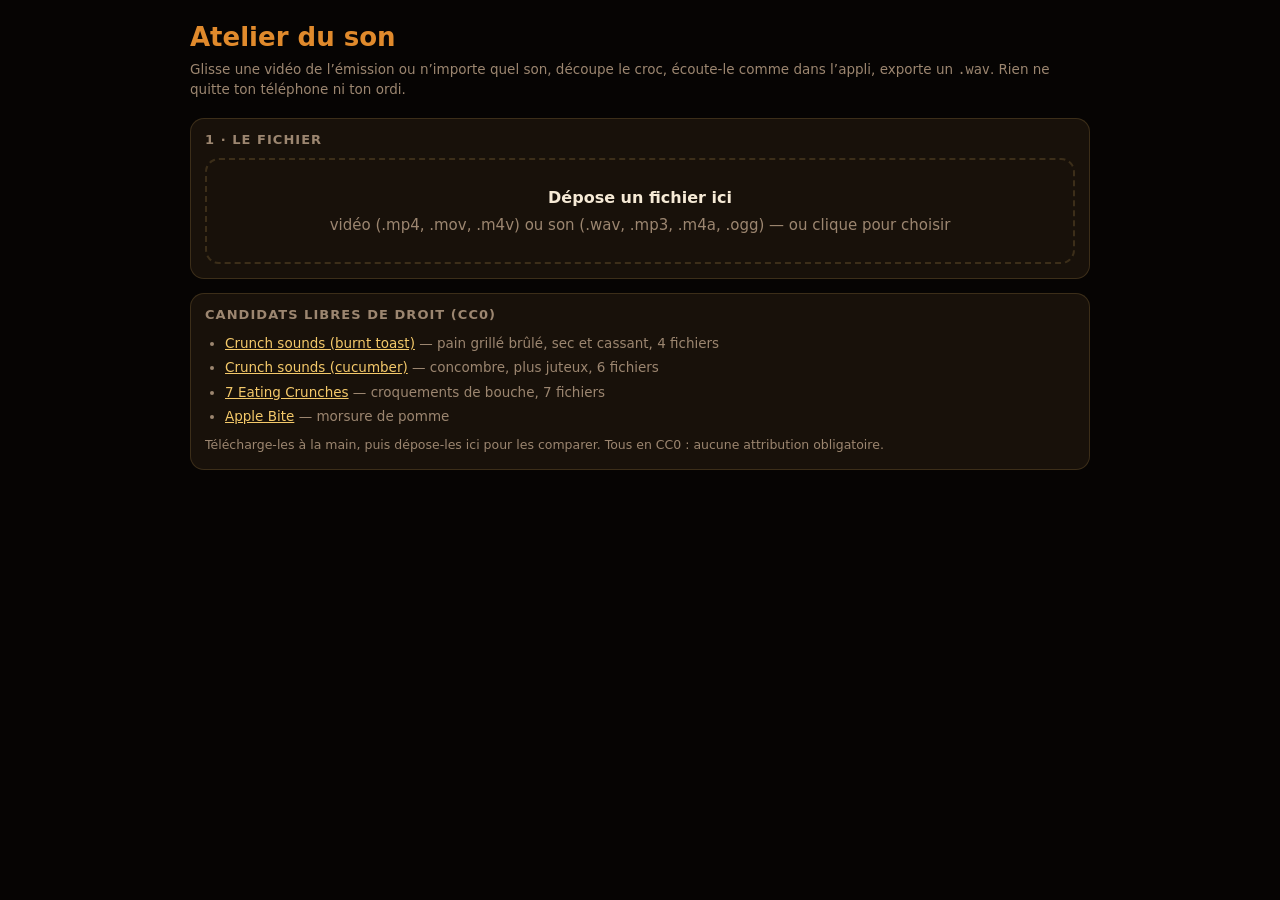
<file: outils/atelier-son.html>
<!doctype html>
<html lang="fr">
<head>
<meta charset="utf-8">
<meta name="viewport" content="width=device-width,initial-scale=1">
<title>Atelier du son — Rap Rat</title>
<!-- Atelier du son : tu glisses une vidéo ou un son, tu découpes le croc, tu l'écoutes, tu exportes un .wav.
     Tout se passe dans ton navigateur : aucun fichier ne part sur Internet. -->
<style>
:root{
  --bg:#060403; --panel:#18110a; --panel-hi:#2b1e12; --ink:#f6ead6; --muted:#9c8670;
  --cheese:#e08a2c; --cream:#f4c96a; --on-cheese:#2a1404; --line:rgba(244,201,106,.16);
  --display:"Arial Rounded MT Bold","Arial Rounded MT","Nunito","Trebuchet MS",system-ui,sans-serif;
  --ui:system-ui,-apple-system,"Segoe UI",Roboto,sans-serif;
  color-scheme:dark;
}
*,*::before,*::after{box-sizing:border-box}
body{margin:0;background:var(--bg);color:var(--ink);font:15px/1.5 var(--ui);padding:18px 16px 60px}
.wrap{max-width:900px;margin:0 auto}
h1{font-family:var(--display);color:var(--cheese);font-size:26px;margin:0 0 2px}
p.lede{color:var(--muted);margin:0 0 18px;font-size:13.5px}
section{background:var(--panel);border:1px solid var(--line);border-radius:14px;padding:14px;margin-bottom:14px}
h2{font:600 13px/1 var(--ui);letter-spacing:.08em;text-transform:uppercase;color:var(--muted);margin:0 0 12px}
.row{display:flex;flex-wrap:wrap;gap:8px;align-items:center}
.row+.row{margin-top:10px}
.btn{font:500 14px/1 var(--ui);color:var(--ink);background:var(--panel-hi);border:1px solid var(--line);
  border-radius:999px;padding:0 15px;min-height:40px;cursor:pointer;white-space:nowrap}
.btn:hover{background:#3a2818}
.btn:disabled{opacity:.4;cursor:default}
.btn.primary{background:var(--cheese);color:var(--on-cheese);border-color:transparent;font-weight:700}
.btn.primary:hover{background:var(--cream)}
.btn[aria-pressed="true"]{background:var(--cheese);color:var(--on-cheese);border-color:transparent}
.drop{border:2px dashed var(--line);border-radius:14px;padding:26px 16px;text-align:center;color:var(--muted);cursor:pointer}
.drop.over{border-color:var(--cheese);color:var(--ink);background:var(--panel-hi)}
.drop strong{color:var(--ink);display:block;font-size:16px;margin-bottom:4px}
video{width:100%;max-height:260px;background:#000;border-radius:10px;display:block}
canvas{width:100%;height:150px;display:block;background:#0d0906;border-radius:10px;border:1px solid var(--line);
  touch-action:none;cursor:crosshair}
canvas.zoomed{height:96px}
label.fld{display:flex;flex-direction:column;gap:4px;font-size:12px;color:var(--muted);min-width:118px}
label.fld input[type=number]{font:500 14px var(--ui);color:var(--ink);background:#0d0906;border:1px solid var(--line);
  border-radius:8px;padding:7px 8px;width:100%;font-variant-numeric:tabular-nums}
label.sld{display:flex;flex-direction:column;gap:2px;font-size:12px;color:var(--muted);flex:1 1 180px}
label.sld input{width:100%;accent-color:var(--cheese)}
label.chk{display:flex;align-items:center;gap:7px;font-size:13.5px;color:var(--ink)}
label.chk input{accent-color:var(--cheese);width:18px;height:18px}
.val{color:var(--cream);font-variant-numeric:tabular-nums}
.info{font-size:12.5px;color:var(--muted);margin-top:10px}
.info b{color:var(--cream);font-weight:600;font-variant-numeric:tabular-nums}
a{color:var(--cream)}
ul.liens{margin:6px 0 0;padding-left:20px;font-size:13.5px;color:var(--muted)}
ul.liens li{margin-bottom:4px}
.err{color:#ffb4a0;font-size:13.5px;margin-top:10px}
kbd{font:600 11px var(--ui);background:var(--panel-hi);border:1px solid var(--line);border-radius:5px;padding:2px 5px;color:var(--cream)}
[hidden]{display:none!important}
</style>
</head>
<body>
<div class="wrap">
  <h1>Atelier du son</h1>
  <p class="lede">Glisse une vidéo de l’émission ou n’importe quel son, découpe le croc, écoute-le comme dans l’appli, exporte un <code>.wav</code>. Rien ne quitte ton téléphone ni ton ordi.</p>

  <section>
    <h2>1 · Le fichier</h2>
    <div class="drop" id="drop" tabindex="0" role="button">
      <strong>Dépose un fichier ici</strong>
      vidéo (.mp4, .mov, .m4v) ou son (.wav, .mp3, .m4a, .ogg) — ou clique pour choisir
    </div>
    <input type="file" id="file" accept="video/*,audio/*" hidden>
    <div class="err" id="err" hidden></div>
    <div class="info" id="meta" hidden></div>
    <div class="row" id="videoRow" hidden style="margin-top:12px;flex-direction:column;align-items:stretch">
      <video id="video" controls preload="metadata"></video>
      <div class="row" style="margin-top:8px">
        <button class="btn" id="markStart">Début ici (<kbd>D</kbd>)</button>
        <button class="btn" id="markEnd">Fin ici (<kbd>F</kbd>)</button>
        <span class="info" style="margin:0">Avance la vidéo jusqu’au croc, puis pose les repères.</span>
      </div>
    </div>
  </section>

  <section id="editor" hidden>
    <h2>2 · La découpe</h2>
    <canvas id="wave" width="900" height="150" aria-label="forme d’onde"></canvas>
    <div class="row">
      <button class="btn" id="zoomSel">Zoom sur la sélection</button>
      <button class="btn" id="zoomOut">Dézoomer</button>
      <button class="btn" id="zoomAll">Tout voir</button>
      <span class="info" style="margin:0">Glisse pour sélectionner, attrape un bord pour l’ajuster, molette pour zoomer.</span>
    </div>
    <canvas id="zoom" class="zoomed" width="900" height="96" aria-label="forme d’onde de la sélection"></canvas>
    <div class="row">
      <label class="fld">début (s)<input type="number" id="t0" step="0.001" min="0"></label>
      <label class="fld">fin (s)<input type="number" id="t1" step="0.001" min="0"></label>
      <label class="fld">durée (ms)<input type="number" id="dur" step="1" min="1"></label>
      <button class="btn" id="tight">Serrer sur le son</button>
    </div>
  </section>

  <section id="shape" hidden>
    <h2>3 · Le croc</h2>
    <div class="row">
      <label class="sld">vitesse <span class="val" id="rateV">1.00 ×</span>
        <input type="range" id="rate" min="0.5" max="2" step="0.01" value="1"></label>
      <label class="sld">volume <span class="val" id="gainV">0 dB</span>
        <input type="range" id="gain" min="-24" max="12" step="0.5" value="0"></label>
    </div>
    <div class="row">
      <label class="sld">coupe les graves <span class="val" id="hpV">80 Hz</span>
        <input type="range" id="hp" min="20" max="1200" step="10" value="80"></label>
      <label class="sld">coupe les aigus <span class="val" id="lpV">16000 Hz</span>
        <input type="range" id="lp" min="1500" max="20000" step="100" value="16000"></label>
    </div>
    <div class="row">
      <label class="sld">fondu d’entrée <span class="val" id="fiV">2 ms</span>
        <input type="range" id="fi" min="0" max="40" step="1" value="2"></label>
      <label class="sld">fondu de sortie <span class="val" id="foV">20 ms</span>
        <input type="range" id="fo" min="0" max="200" step="1" value="20"></label>
    </div>
    <div class="row">
      <label class="chk"><input type="checkbox" id="norm" checked> normaliser (pic à −0,3 dB)</label>
      <button class="btn" id="reset">Réglages d’origine</button>
    </div>
  </section>

  <section id="listen" hidden>
    <h2>4 · L’écoute</h2>
    <div class="row">
      <button class="btn primary" id="play">Jouer (<kbd>espace</kbd>)</button>
      <button class="btn" id="loop" aria-pressed="false">En boucle</button>
      <button class="btn" id="inApp" aria-pressed="false">Comme dans l’appli</button>
      <button class="btn" id="stop">Stop</button>
    </div>
    <div class="info" id="shot"></div>
  </section>

  <section id="out" hidden>
    <h2>5 · L’export</h2>
    <div class="row">
      <button class="btn primary" id="export">Exporter le .wav</button>
      <span class="info" style="margin:0" id="size"></span>
    </div>
    <div class="info">
      Pose le fichier dans <code>sons/croc.wav</code> à la racine du projet, ajoute-le à <code>FILES</code> dans
      <code>sw.js</code> et incrémente <code>VERSION</code>. Le son de l’émission est protégé : si tu ne veux pas le
      publier avec l’appli (le dépôt est public), garde-le dans <code>.gitignore</code> et laisse le son synthétisé en secours.
    </div>
  </section>

  <section>
    <h2>Candidats libres de droit (CC0)</h2>
    <ul class="liens">
      <li><a href="https://opengameart.org/content/crunch-sounds-burnt-toast" target="_blank" rel="noreferrer">Crunch sounds (burnt toast)</a> — pain grillé brûlé, sec et cassant, 4 fichiers</li>
      <li><a href="https://opengameart.org/content/crunch-sounds-cucumber" target="_blank" rel="noreferrer">Crunch sounds (cucumber)</a> — concombre, plus juteux, 6 fichiers</li>
      <li><a href="https://opengameart.org/content/7-eating-crunches" target="_blank" rel="noreferrer">7 Eating Crunches</a> — croquements de bouche, 7 fichiers</li>
      <li><a href="https://opengameart.org/content/apple-bite" target="_blank" rel="noreferrer">Apple Bite</a> — morsure de pomme</li>
    </ul>
    <div class="info">Télécharge-les à la main, puis dépose-les ici pour les comparer. Tous en CC0 : aucune attribution obligatoire.</div>
  </section>
</div>

<script>
(() => {
  const $ = id => document.getElementById(id);
  const AC = window.AudioContext || window.webkitAudioContext;
  let ac = null;                 // contexte d'écoute
  let buf = null;                // son entier décodé
  let sel = { a: 0, b: 0 };      // sélection, en secondes
  let view = { a: 0, b: 0 };     // fenêtre affichée, en secondes
  let baked = null;              // sélection traitée, prête à jouer
  let bakeKey = '';              // empreinte des réglages de `baked`
  let playing = [];              // sources en cours
  let rafId = 0, tictac = 0;

  const DEF = { rate: 1, gain: 0, hp: 80, lp: 16000, fi: 2, fo: 20, norm: true };
  const clamp = (v, a, b) => v < a ? a : v > b ? b : v;
  const fmt = s => s.toFixed(3) + ' s';

  // ---------- le fichier ----------
  const drop = $('drop'), file = $('file');
  drop.addEventListener('click', () => file.click());
  drop.addEventListener('keydown', e => { if (e.key === 'Enter' || e.key === ' ') { e.preventDefault(); file.click(); } });
  ['dragenter', 'dragover'].forEach(t => drop.addEventListener(t, e => { e.preventDefault(); drop.classList.add('over'); }));
  ['dragleave', 'drop'].forEach(t => drop.addEventListener(t, () => drop.classList.remove('over')));
  drop.addEventListener('drop', e => { e.preventDefault(); if (e.dataTransfer.files[0]) load(e.dataTransfer.files[0]); });
  file.addEventListener('change', () => { if (file.files[0]) load(file.files[0]); });

  function fail(msg) { $('err').textContent = msg; $('err').hidden = false; }

  async function load(f) {
    $('err').hidden = true;
    stopAll();
    if (!ac) ac = new AC();
    if (ac.state === 'suspended') ac.resume().catch(() => {});
    const isVideo = /^video\//.test(f.type) || /\.(mp4|mov|m4v|webm|mkv|avi)$/i.test(f.name);
    $('videoRow').hidden = !isVideo;
    if (isVideo) $('video').src = URL.createObjectURL(f);

    let data;
    try { data = await f.arrayBuffer(); } catch (e) { return fail('Impossible de lire le fichier.'); }
    try {
      buf = await ac.decodeAudioData(data);
    } catch (e) {
      buf = null;
      return fail('Ce format audio ne se décode pas ici' + (isVideo
        ? ' (les .mkv et .avi ne passent pas). Convertis la vidéo en .mp4, ou lis-la et enregistre le son autrement.'
        : '. Essaie un .wav, .mp3 ou .m4a.'));
    }
    // une sélection de départ : la première demi-seconde, ou tout si c'est plus court
    sel = { a: 0, b: Math.min(buf.duration, .5) };
    view = { a: 0, b: buf.duration };
    $('meta').hidden = false;
    $('meta').innerHTML = `<b>${f.name}</b> — ${buf.duration.toFixed(2)} s, `
      + `${buf.sampleRate} Hz, ${buf.numberOfChannels === 1 ? 'mono' : buf.numberOfChannels + ' canaux'}`;
    ['editor', 'shape', 'listen', 'out'].forEach(id => $(id).hidden = false);
    bakeKey = '';
    syncFields(); draw();
  }

  // repères posés depuis la vidéo
  $('markStart').addEventListener('click', () => setSel($('video').currentTime, Math.max(sel.b, $('video').currentTime + .05)));
  $('markEnd').addEventListener('click', () => setSel(Math.min(sel.a, $('video').currentTime - .05), $('video').currentTime));

  // ---------- la sélection ----------
  function setSel(a, b) {
    if (!buf) return;
    a = clamp(a, 0, buf.duration); b = clamp(b, 0, buf.duration);
    if (b < a) { const t = a; a = b; b = t; }
    if (b - a < .002) b = Math.min(buf.duration, a + .002);
    sel = { a, b }; bakeKey = ''; syncFields(); draw();
  }

  function syncFields() {
    $('t0').value = sel.a.toFixed(3);
    $('t1').value = sel.b.toFixed(3);
    $('dur').value = Math.round((sel.b - sel.a) * 1000);
    if (buf) { $('t0').max = $('t1').max = buf.duration.toFixed(3); }
    $('shot').textContent = `Sélection : ${fmt(sel.a)} → ${fmt(sel.b)}, soit ${Math.round((sel.b - sel.a) * 1000)} ms.`;
  }
  $('t0').addEventListener('change', () => setSel(+$('t0').value, sel.b));
  $('t1').addEventListener('change', () => setSel(sel.a, +$('t1').value));
  $('dur').addEventListener('change', () => setSel(sel.a, sel.a + (+$('dur').value) / 1000));

  // serre la sélection sur ce qui dépasse du silence
  $('tight').addEventListener('click', () => {
    if (!buf) return;
    const d = mono(buf), sr = buf.sampleRate;
    const i0 = Math.floor(sel.a * sr), i1 = Math.min(d.length, Math.ceil(sel.b * sr));
    let peak = 0;
    for (let i = i0; i < i1; i++) { const v = Math.abs(d[i]); if (v > peak) peak = v; }
    if (!peak) return;
    const seuil = peak * .04;
    let a = i0, b = i1 - 1;
    while (a < b && Math.abs(d[a]) < seuil) a++;
    while (b > a && Math.abs(d[b]) < seuil) b--;
    setSel(Math.max(0, a / sr - .004), Math.min(buf.duration, b / sr + .02));
  });

  // ---------- la forme d'onde ----------
  const wave = $('wave'), zoom = $('zoom');
  function mono(b) {
    if (b._mono) return b._mono;
    const n = b.length, out = new Float32Array(n);
    for (let c = 0; c < b.numberOfChannels; c++) {
      const d = b.getChannelData(c);
      for (let i = 0; i < n; i++) out[i] += d[i] / b.numberOfChannels;
    }
    b._mono = out; return out;
  }

  function drawInto(cv, a, b, withSel) {
    const dpr = window.devicePixelRatio || 1;
    const w = cv.clientWidth || 900, h = cv.clientHeight || 120;
    if (cv.width !== Math.round(w * dpr)) { cv.width = Math.round(w * dpr); cv.height = Math.round(h * dpr); }
    const c = cv.getContext('2d');
    c.setTransform(dpr, 0, 0, dpr, 0, 0);
    c.clearRect(0, 0, w, h);
    c.fillStyle = '#0d0906'; c.fillRect(0, 0, w, h);
    if (!buf || b <= a) return;
    const d = mono(buf), sr = buf.sampleRate, mid = h / 2;
    // bande de sélection
    if (withSel) {
      const x0 = (sel.a - a) / (b - a) * w, x1 = (sel.b - a) / (b - a) * w;
      c.fillStyle = 'rgba(224,138,44,.18)'; c.fillRect(x0, 0, Math.max(1, x1 - x0), h);
      c.strokeStyle = 'var(--cream)'; c.strokeStyle = '#f4c96a'; c.lineWidth = 1;
      c.beginPath(); c.moveTo(x0, 0); c.lineTo(x0, h); c.moveTo(x1, 0); c.lineTo(x1, h); c.stroke();
    }
    c.strokeStyle = 'rgba(246,234,214,.25)'; c.beginPath(); c.moveTo(0, mid); c.lineTo(w, mid); c.stroke();
    c.strokeStyle = '#e08a2c'; c.lineWidth = 1;
    c.beginPath();
    for (let x = 0; x < w; x++) {
      const s0 = Math.floor((a + (b - a) * x / w) * sr);
      const s1 = Math.max(s0 + 1, Math.floor((a + (b - a) * (x + 1) / w) * sr));
      let lo = 1, hi = -1;
      for (let i = s0; i < s1 && i < d.length; i++) { const v = d[i]; if (v < lo) lo = v; if (v > hi) hi = v; }
      if (lo > hi) { lo = hi = 0; }
      c.moveTo(x + .5, mid - hi * mid * .95);
      c.lineTo(x + .5, mid - lo * mid * .95);
    }
    c.stroke();
  }

  function draw() {
    drawInto(wave, view.a, view.b, true);
    const pad = Math.max(.005, (sel.b - sel.a) * .15);
    drawInto(zoom, Math.max(0, sel.a - pad), Math.min(buf ? buf.duration : 1, sel.b + pad), true);
  }
  window.addEventListener('resize', () => { if (buf) draw(); });

  // glisser pour sélectionner, sur les deux vues
  function hookDrag(cv, win) {
    let mode = null;
    const xToT = x => {
      const r = cv.getBoundingClientRect(), v = win();
      return clamp(v.a + (v.b - v.a) * (x - r.left) / r.width, v.a, v.b);
    };
    cv.addEventListener('pointerdown', e => {
      if (!buf) return;
      cv.setPointerCapture(e.pointerId);
      const r = cv.getBoundingClientRect(), v = win(), pxT = (v.b - v.a) / r.width;
      const t = xToT(e.clientX);
      if (Math.abs(t - sel.a) < pxT * 7) mode = 'a';
      else if (Math.abs(t - sel.b) < pxT * 7) mode = 'b';
      else { mode = 'b'; sel = { a: t, b: t + .002 }; }
      setSel(mode === 'a' ? t : sel.a, mode === 'a' ? sel.b : t);
    });
    cv.addEventListener('pointermove', e => {
      if (!mode) return;
      const t = xToT(e.clientX);
      if (mode === 'a') setSel(t, sel.b); else setSel(sel.a, t);
    });
    ['pointerup', 'pointercancel'].forEach(k => cv.addEventListener(k, () => { mode = null; }));
    cv.addEventListener('wheel', e => {
      if (!buf) return;
      e.preventDefault();
      const v = win(), t = xToT(e.clientX), k = e.deltaY > 0 ? 1.25 : .8;
      const span = Math.min(buf.duration, Math.max(.01, (v.b - v.a) * k));
      view = { a: clamp(t - (t - v.a) * k, 0, buf.duration - span), b: 0 };
      view.b = Math.min(buf.duration, view.a + span);
      draw();
    }, { passive: false });
  }
  hookDrag(wave, () => view);
  hookDrag(zoom, () => {
    const pad = Math.max(.005, (sel.b - sel.a) * .15);
    return { a: Math.max(0, sel.a - pad), b: Math.min(buf.duration, sel.b + pad) };
  });

  $('zoomSel').addEventListener('click', () => {
    const pad = (sel.b - sel.a) * .4;
    view = { a: Math.max(0, sel.a - pad), b: Math.min(buf.duration, sel.b + pad) }; draw();
  });
  $('zoomAll').addEventListener('click', () => { view = { a: 0, b: buf.duration }; draw(); });
  $('zoomOut').addEventListener('click', () => {
    const c = (view.a + view.b) / 2, span = Math.min(buf.duration, (view.b - view.a) * 2);
    view = { a: clamp(c - span / 2, 0, buf.duration - span), b: 0 };
    view.b = Math.min(buf.duration, view.a + span); draw();
  });

  // ---------- les réglages ----------
  const sliders = [
    ['rate', 'rateV', v => (+v).toFixed(2) + ' ×'],
    ['gain', 'gainV', v => (v > 0 ? '+' : '') + (+v).toFixed(1) + ' dB'],
    ['hp', 'hpV', v => Math.round(v) + ' Hz'],
    ['lp', 'lpV', v => Math.round(v) + ' Hz'],
    ['fi', 'fiV', v => Math.round(v) + ' ms'],
    ['fo', 'foV', v => Math.round(v) + ' ms']
  ];
  function showSliders() { sliders.forEach(([id, out, f]) => { $(out).textContent = f($(id).value); }); }
  sliders.forEach(([id]) => $(id).addEventListener('input', () => { showSliders(); bakeKey = ''; }));
  $('norm').addEventListener('change', () => { bakeKey = ''; });
  $('reset').addEventListener('click', () => {
    for (const k in DEF) { if (k === 'norm') $('norm').checked = DEF.norm; else $(k).value = DEF[k]; }
    showSliders(); bakeKey = '';
  });
  showSliders();

  function params() {
    return {
      rate: +$('rate').value, gain: +$('gain').value, hp: +$('hp').value, lp: +$('lp').value,
      fi: +$('fi').value / 1000, fo: +$('fo').value / 1000, norm: $('norm').checked,
      a: sel.a, b: sel.b
    };
  }

  // fabrique la sélection traitée (le son exporté est exactement celui que tu entends)
  async function bake() {
    const p = params(), key = JSON.stringify(p);
    if (baked && key === bakeKey) return baked;
    const sr = 44100, src0 = buf.sampleRate;
    const i0 = Math.floor(p.a * src0), i1 = Math.min(buf.length, Math.ceil(p.b * src0));
    const n = Math.max(1, i1 - i0);
    // la sélection, en mono, dans un tampon à part
    const cut = new AudioBuffer({ length: n, sampleRate: src0, numberOfChannels: 1 });
    cut.copyToChannel(mono(buf).subarray(i0, i1), 0);
    const len = Math.max(1, Math.ceil(n / p.rate * sr / src0));
    const oc = new OfflineAudioContext(1, len, sr);
    const s = oc.createBufferSource(); s.buffer = cut; s.playbackRate.value = p.rate;
    const hp = oc.createBiquadFilter(); hp.type = 'highpass'; hp.frequency.value = p.hp;
    const lp = oc.createBiquadFilter(); lp.type = 'lowpass'; lp.frequency.value = p.lp;
    const g = oc.createGain();
    const lin = Math.pow(10, p.gain / 20), dur = len / sr;
    g.gain.setValueAtTime(p.fi > 0 ? .0001 : lin, 0);
    if (p.fi > 0) g.gain.linearRampToValueAtTime(lin, Math.min(dur, p.fi));
    if (p.fo > 0) {
      const t = Math.max(0, dur - p.fo);
      g.gain.setValueAtTime(lin, t); g.gain.linearRampToValueAtTime(.0001, dur);
    }
    s.connect(hp); hp.connect(lp); lp.connect(g); g.connect(oc.destination);
    s.start(0);
    const out = await oc.startRendering();
    if (p.norm) {
      const d = out.getChannelData(0);
      let peak = 0; for (let i = 0; i < d.length; i++) { const v = Math.abs(d[i]); if (v > peak) peak = v; }
      if (peak > 0) { const k = Math.pow(10, -.3 / 20) / peak; for (let i = 0; i < d.length; i++) d[i] *= k; }
    }
    baked = out; bakeKey = key;
    $('size').textContent = `${(out.length / 44100 * 1000).toFixed(0)} ms · wav 16 bits mono ≈ ${Math.round(out.length * 2 / 1024)} Ko`;
    return out;
  }

  // ---------- l'écoute ----------
  function stopAll() {
    playing.forEach(s => { try { s.stop(); } catch (e) {} });
    playing = [];
    clearTimeout(tictac); tictac = 0;
    $('loop').setAttribute('aria-pressed', 'false');
    $('inApp').setAttribute('aria-pressed', 'false');
  }
  async function shoot(when, vol = 1, rate = 1) {
    const b = await bake();
    const s = ac.createBufferSource(), g = ac.createGain();
    s.buffer = b; s.playbackRate.value = rate; g.gain.value = vol;
    s.connect(g); g.connect(ac.destination);
    s.start(when);
    playing.push(s);
    s.onended = () => { playing = playing.filter(x => x !== s); };
    return b.duration / rate;
  }
  $('play').addEventListener('click', async () => {
    if (!buf) return; stopAll();
    if (ac.state === 'suspended') await ac.resume().catch(() => {});
    shoot(ac.currentTime + .01);
  });
  $('loop').addEventListener('click', async () => {
    if (!buf) return;
    const on = $('loop').getAttribute('aria-pressed') === 'true';
    stopAll();
    if (on) return;
    $('loop').setAttribute('aria-pressed', 'true');
    const step = async () => {
      const d = await shoot(ac.currentTime + .01);
      tictac = setTimeout(step, Math.max(180, d * 1000 + 300));
    };
    step();
  });
  // comme dans l'appli : un croc toutes les ~1,2 s, avec les petites variations du vrai minuteur
  $('inApp').addEventListener('click', async () => {
    if (!buf) return;
    const on = $('inApp').getAttribute('aria-pressed') === 'true';
    stopAll();
    if (on) return;
    $('inApp').setAttribute('aria-pressed', 'true');
    const step = async () => {
      await shoot(ac.currentTime + .01, .7 + Math.random() * .3, .9 + Math.random() * .2);
      tictac = setTimeout(step, 900 + Math.random() * 600);
    };
    step();
  });
  $('stop').addEventListener('click', stopAll);

  // ---------- l'export ----------
  function wav16(b) {
    const d = b.getChannelData(0), n = d.length, sr = b.sampleRate;
    const ab = new ArrayBuffer(44 + n * 2), v = new DataView(ab);
    const tag = (off, s) => { for (let i = 0; i < s.length; i++) v.setUint8(off + i, s.charCodeAt(i)); };
    tag(0, 'RIFF'); v.setUint32(4, 36 + n * 2, true); tag(8, 'WAVE');
    tag(12, 'fmt '); v.setUint32(16, 16, true); v.setUint16(20, 1, true); v.setUint16(22, 1, true);
    v.setUint32(24, sr, true); v.setUint32(28, sr * 2, true); v.setUint16(32, 2, true); v.setUint16(34, 16, true);
    tag(36, 'data'); v.setUint32(40, n * 2, true);
    for (let i = 0; i < n; i++) {
      const s = clamp(d[i], -1, 1);
      v.setInt16(44 + i * 2, s < 0 ? s * 0x8000 : s * 0x7fff, true);
    }
    return new Blob([ab], { type: 'audio/wav' });
  }
  $('export').addEventListener('click', async () => {
    if (!buf) return;
    const b = await bake(), url = URL.createObjectURL(wav16(b));
    const a = document.createElement('a');
    a.href = url; a.download = 'croc.wav'; a.click();
    setTimeout(() => URL.revokeObjectURL(url), 4000);
  });

  // ---------- raccourcis ----------
  document.addEventListener('keydown', e => {
    if (/^(INPUT|TEXTAREA)$/.test(e.target.tagName)) return;
    const k = e.key.toLowerCase();
    if (k === ' ') { e.preventDefault(); $('play').click(); }
    else if (k === 'l') $('loop').click();
    else if (k === 'd' && !$('videoRow').hidden) $('markStart').click();
    else if (k === 'f' && !$('videoRow').hidden) $('markEnd').click();
    else if (k === 'escape') stopAll();
  });
})();
</script>
</body>
</html>
</file>
<file: css/style.css>
/* Rap Rat : le fromage prend tout l'écran ; les commandes flottent au-dessus et se cachent pendant la partie */
/* Layout: the cheese owns the whole screen like on the TV set; controls float over it and hide during play */
:root{
  --bg:#060403;
  --panel:#18110a;
  --panel-hi:#2b1e12;
  --ink:#f6ead6;
  --muted:#9c8670;
  --cheese:#e08a2c;
  --cream:#f4c96a;
  --on-cheese:#2a1404;
  --scrim:rgba(6,4,3,.9);
  --display:"Arial Rounded MT Bold","Arial Rounded MT","Nunito","Trebuchet MS",system-ui,sans-serif;
  --ui:system-ui,-apple-system,"Segoe UI",Roboto,sans-serif;
  color-scheme:dark;
}
html{box-sizing:border-box;height:100%;background:var(--bg);overscroll-behavior:none;-webkit-text-size-adjust:100%}
/* l'écran est figé : « manipulation » supprime le double-touché qui zoome, sans retarder les touchers */
*,*::before,*::after{box-sizing:inherit;touch-action:manipulation}
[hidden]{display:none!important}
body{height:100%;margin:0;background:var(--bg);color:var(--ink);font-family:var(--ui);overflow:hidden;overscroll-behavior:none;
  -webkit-user-select:none;user-select:none;-webkit-tap-highlight-color:transparent;-webkit-touch-callout:none}
/* le fromage prend tout l'écran, y compris sous l'encoche et la barre du bas ;
   seules les commandes restent dans les zones sûres */
.stage{position:fixed;z-index:0;inset:0;touch-action:none}
.stage.nocursor{cursor:none}
#view{position:absolute;inset:0;width:100%;height:100%;display:block}
header{position:fixed;z-index:2;top:calc(env(safe-area-inset-top,0px) + 10px);left:max(16px,env(safe-area-inset-left,0px));
  display:flex;align-items:baseline;gap:10px;pointer-events:none}
.mark{font-family:var(--display);font-weight:700;font-size:24px;letter-spacing:.02em;color:var(--cheese);line-height:1}
.sub{font-size:12px;color:var(--muted);letter-spacing:.06em;text-transform:uppercase}
.banner{font-weight:700;position:fixed;z-index:1;inset:0;display:grid;place-items:center;pointer-events:none;text-align:center;
  padding-left:max(24px,env(safe-area-inset-left,0px));padding-right:max(24px,env(safe-area-inset-right,0px));
  font-family:var(--display);font-size:clamp(32px,9vw,76px);line-height:1.05;color:var(--cream);text-wrap:balance;
  text-shadow:0 3px 0 #5a2c06,0 0 28px rgba(0,0,0,.85),0 0 4px rgba(0,0,0,.9)}
.banner small{display:block;font-family:var(--ui);font-weight:500;font-size:clamp(14px,3.6vw,18px);color:var(--ink);text-shadow:0 1px 6px #000;margin-top:10px}
.bar{position:fixed;z-index:2;left:0;right:0;bottom:0;display:flex;flex-direction:column;align-items:center;gap:10px;
  padding-top:10px;padding-bottom:calc(env(safe-area-inset-bottom,0px) + 14px);
  padding-left:max(16px,env(safe-area-inset-left,0px));padding-right:max(16px,env(safe-area-inset-right,0px));
  transition:opacity .25s,transform .25s}
.bar.overlay{padding-top:44px;background:linear-gradient(to top,var(--scrim) 45%,rgba(6,4,3,0))}
.bar.away{opacity:0;transform:translateY(14px);pointer-events:none}
.row{display:flex;flex-wrap:wrap;justify-content:center;align-items:center;gap:8px}
.btn{font:500 15px/1 var(--ui);color:var(--ink);background:var(--panel-hi);border:1px solid rgba(244,201,106,.16);
  border-radius:999px;padding:0 16px;min-height:44px;cursor:pointer;touch-action:manipulation;white-space:nowrap}
.btn:hover{background:#3a2818}
.btn.primary{background:var(--cheese);color:var(--on-cheese);border-color:transparent;font-family:var(--display);font-weight:700;font-size:21px;letter-spacing:.02em;padding:0 30px;min-height:50px}
.btn.primary:hover{background:var(--cream)}
.btn.wide{width:min(320px,100%)}
.btn.warn{background:#5a2a10;color:var(--cream)}
.btn[aria-pressed="false"]{color:var(--muted);background:var(--panel)}
.stepper{display:inline-flex;align-items:center;gap:2px;background:var(--panel);border:1px solid rgba(244,201,106,.16);border-radius:999px;padding:3px}
.stepper button{width:38px;height:38px;border-radius:50%;border:0;background:transparent;color:var(--ink);font:600 20px/1 var(--ui);cursor:pointer}
.stepper button:hover{background:var(--panel-hi)}
.stepper button:disabled{color:#4a3a2a;cursor:default;background:transparent}
.stepper output{min-width:6.5ch;text-align:center;font-weight:500;font-variant-numeric:tabular-nums}
.hint{text-align:center;font-size:12.5px;color:var(--muted);max-width:36ch;text-wrap:balance}
:focus-visible{outline:2px solid var(--cream);outline-offset:2px}
/* Portrait : on cache tout et on demande de tourner le téléphone. La partie, elle, continue
   de compter (le minuteur suit l'horloge), elle réapparaît telle quelle en paysage. */
.turn{display:none}
@media (orientation:portrait){
  .turn{position:fixed;z-index:10;inset:0;display:flex;flex-direction:column;align-items:center;justify-content:center;
    gap:14px;background:var(--bg);color:var(--cheese);text-align:center;
    padding:24px max(24px,env(safe-area-inset-left,0px)) 24px max(24px,env(safe-area-inset-right,0px))}
  .turn svg{width:92px;height:92px;animation:tilt 2.6s ease-in-out infinite}
  .turn strong{font-family:var(--display);font-size:clamp(24px,7vw,34px);color:var(--cream)}
  .turn span{font-size:14.5px;color:var(--muted);max-width:28ch;text-wrap:balance}
}
@keyframes tilt{0%,55%{transform:rotate(0)}75%,100%{transform:rotate(-90deg)}}
@media (prefers-reduced-motion:reduce){.turn svg{animation:none}}
@media (max-width:370px){
  .btn{font-size:14px;padding:0 12px;min-height:40px}
  .stepper button{width:34px;height:34px}
  .mark{font-size:21px}
}
@media (max-height:500px){
  .bar{gap:6px;padding-top:6px;padding-bottom:calc(env(safe-area-inset-bottom,0px) + 8px)}
  .hint{display:none}
  .btn.primary{min-height:44px}
}
@media (prefers-reduced-motion:reduce){.bar{transition:none}}
</file>
